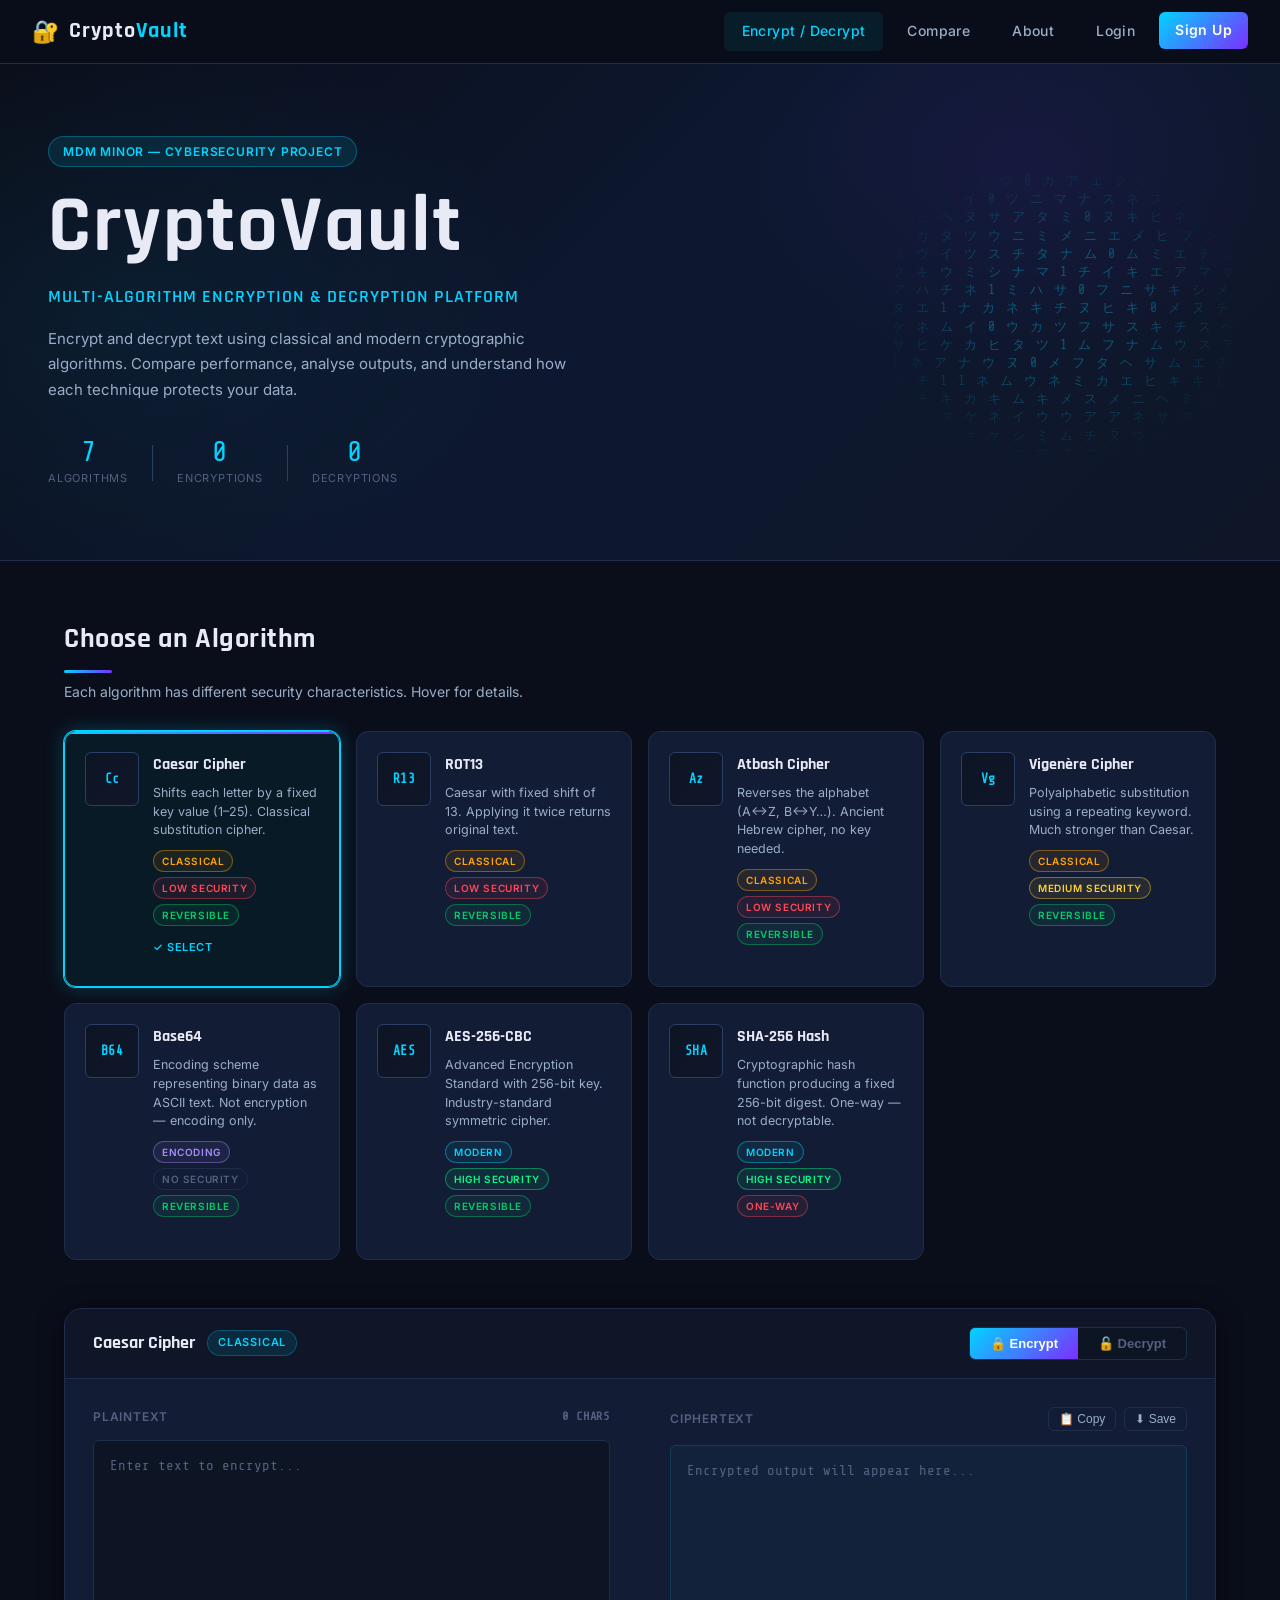
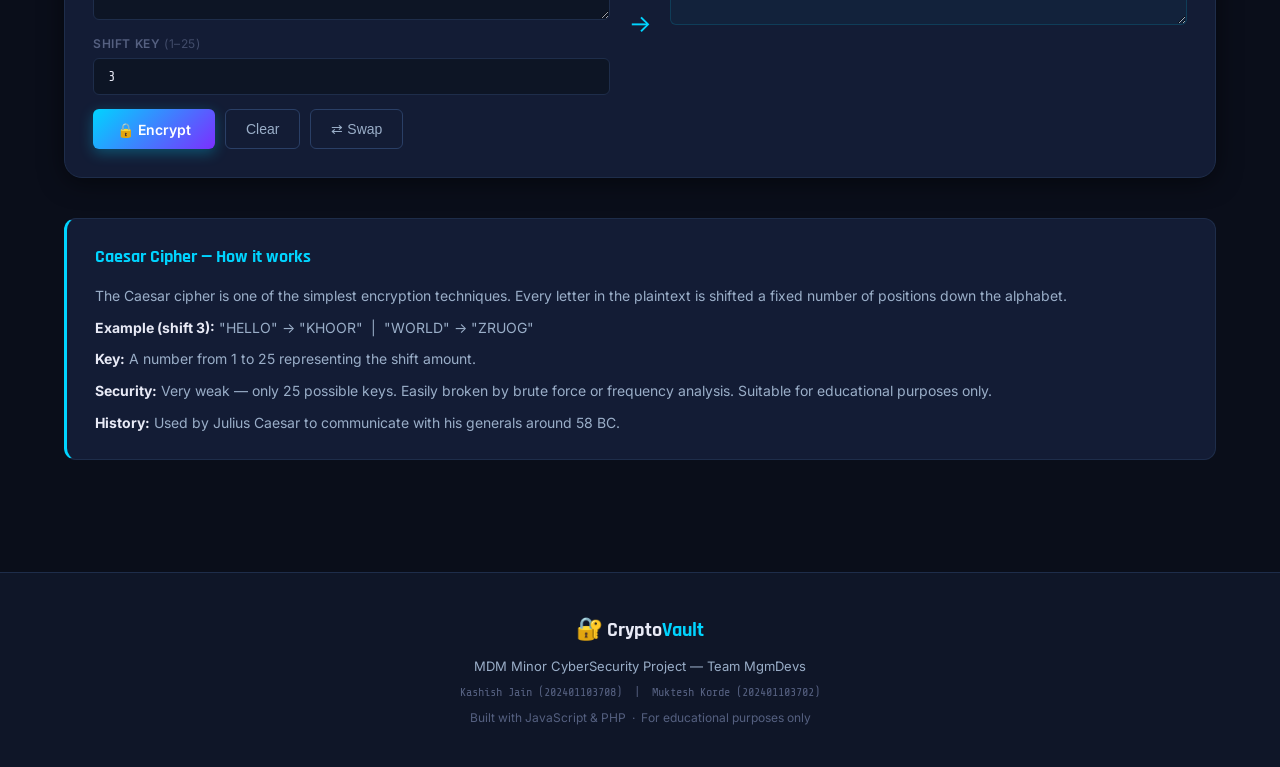
<file: index.html>
<!DOCTYPE html>
<html lang="en">
<head>
  <meta charset="UTF-8" />
  <meta name="viewport" content="width=device-width, initial-scale=1.0" />
  <title>CryptoVault — Multi-Algorithm Encryption Platform</title>
  <link rel="stylesheet" href="css/style.css" />
  <link rel="preconnect" href="https://fonts.googleapis.com" />
  <link href="https://fonts.googleapis.com/css2?family=Share+Tech+Mono&family=Rajdhani:wght@400;600;700&family=Inter:wght@300;400;500;600&display=swap" rel="stylesheet" />
</head>
<body>

  <!-- ═══════════════════════════════ NAVBAR ═══════════════════════════════ -->
  <nav class="navbar">
    <a href="index.html" class="nav-brand">
      <span class="nav-icon">🔐</span>
      <span class="nav-title">Crypto<span class="accent">Vault</span></span>
    </a>
    <ul class="nav-links" id="navLinks">
      <li><a href="index.html" class="active">Encrypt / Decrypt</a></li>
      <li><a href="compare.html">Compare</a></li>
      <li><a href="about.html">About</a></li>
      <!-- auth nav items injected by auth.js -->
    </ul>
    <button class="nav-toggle" id="navToggle" aria-label="Toggle navigation">&#9776;</button>
  </nav>

  <!-- ═══════════════════════════════ HERO ════════════════════════════════ -->
  <header class="hero">
    <div class="hero-content">
      <div class="hero-badge">MDM Minor — CyberSecurity Project</div>
      <h1 class="hero-title">
        <span class="glitch" data-text="CryptoVault">CryptoVault</span>
      </h1>
      <p class="hero-subtitle">Multi-Algorithm Encryption &amp; Decryption Platform</p>
      <p class="hero-desc">Encrypt and decrypt text using classical and modern cryptographic algorithms. Compare performance, analyse outputs, and understand how each technique protects your data.</p>
      <div class="hero-stats">
        <div class="stat"><span class="stat-num" id="statAlgos">7</span><span class="stat-label">Algorithms</span></div>
        <div class="stat-div"></div>
        <div class="stat"><span class="stat-num" id="statEnc">0</span><span class="stat-label">Encryptions</span></div>
        <div class="stat-div"></div>
        <div class="stat"><span class="stat-num" id="statDec">0</span><span class="stat-label">Decryptions</span></div>
      </div>
    </div>
    <div class="hero-visual">
      <div class="binary-rain" id="binaryRain"></div>
    </div>
  </header>

  <!-- ═══════════════════════════════ MAIN TOOL ════════════════════════════ -->
  <main class="container">

    <!-- Algorithm Cards -->
    <section class="algo-section">
      <h2 class="section-title">Choose an Algorithm</h2>
      <p class="section-sub">Each algorithm has different security characteristics. Hover for details.</p>
      <div class="algo-grid" id="algoGrid">

        <div class="algo-card" data-algo="caesar" data-type="classical">
          <div class="algo-card-icon">Cc</div>
          <div class="algo-card-body">
            <h3>Caesar Cipher</h3>
            <p>Shifts each letter by a fixed key value (1–25). Classical substitution cipher.</p>
            <div class="algo-tags">
              <span class="tag tag-classical">Classical</span>
              <span class="tag tag-low">Low Security</span>
              <span class="tag tag-reversible">Reversible</span>
            </div>
          </div>
          <div class="algo-card-select">Select</div>
        </div>

        <div class="algo-card" data-algo="rot13" data-type="classical">
          <div class="algo-card-icon">R13</div>
          <div class="algo-card-body">
            <h3>ROT13</h3>
            <p>Caesar with fixed shift of 13. Applying it twice returns original text.</p>
            <div class="algo-tags">
              <span class="tag tag-classical">Classical</span>
              <span class="tag tag-low">Low Security</span>
              <span class="tag tag-reversible">Reversible</span>
            </div>
          </div>
          <div class="algo-card-select">Select</div>
        </div>

        <div class="algo-card" data-algo="atbash" data-type="classical">
          <div class="algo-card-icon">Az</div>
          <div class="algo-card-body">
            <h3>Atbash Cipher</h3>
            <p>Reverses the alphabet (A↔Z, B↔Y…). Ancient Hebrew cipher, no key needed.</p>
            <div class="algo-tags">
              <span class="tag tag-classical">Classical</span>
              <span class="tag tag-low">Low Security</span>
              <span class="tag tag-reversible">Reversible</span>
            </div>
          </div>
          <div class="algo-card-select">Select</div>
        </div>

        <div class="algo-card" data-algo="vigenere" data-type="classical">
          <div class="algo-card-icon">Vg</div>
          <div class="algo-card-body">
            <h3>Vigenère Cipher</h3>
            <p>Polyalphabetic substitution using a repeating keyword. Much stronger than Caesar.</p>
            <div class="algo-tags">
              <span class="tag tag-classical">Classical</span>
              <span class="tag tag-medium">Medium Security</span>
              <span class="tag tag-reversible">Reversible</span>
            </div>
          </div>
          <div class="algo-card-select">Select</div>
        </div>

        <div class="algo-card" data-algo="base64" data-type="encoding">
          <div class="algo-card-icon">B64</div>
          <div class="algo-card-body">
            <h3>Base64</h3>
            <p>Encoding scheme representing binary data as ASCII text. Not encryption — encoding only.</p>
            <div class="algo-tags">
              <span class="tag tag-encoding">Encoding</span>
              <span class="tag tag-none">No Security</span>
              <span class="tag tag-reversible">Reversible</span>
            </div>
          </div>
          <div class="algo-card-select">Select</div>
        </div>

        <div class="algo-card" data-algo="aes" data-type="modern">
          <div class="algo-card-icon">AES</div>
          <div class="algo-card-body">
            <h3>AES-256-CBC</h3>
            <p>Advanced Encryption Standard with 256-bit key. Industry-standard symmetric cipher.</p>
            <div class="algo-tags">
              <span class="tag tag-modern">Modern</span>
              <span class="tag tag-high">High Security</span>
              <span class="tag tag-reversible">Reversible</span>
            </div>
          </div>
          <div class="algo-card-select">Select</div>
        </div>

        <div class="algo-card" data-algo="sha256" data-type="hash">
          <div class="algo-card-icon">SHA</div>
          <div class="algo-card-body">
            <h3>SHA-256 Hash</h3>
            <p>Cryptographic hash function producing a fixed 256-bit digest. One-way — not decryptable.</p>
            <div class="algo-tags">
              <span class="tag tag-modern">Modern</span>
              <span class="tag tag-high">High Security</span>
              <span class="tag tag-oneway">One-Way</span>
            </div>
          </div>
          <div class="algo-card-select">Select</div>
        </div>

      </div>
    </section>

    <!-- Encryption / Decryption Panel -->
    <section class="tool-panel" id="toolPanel">

      <div class="tool-header">
        <div class="tool-header-left">
          <span class="tool-algo-badge" id="toolAlgoBadge">Caesar Cipher</span>
          <span class="tool-algo-type" id="toolAlgoType">Classical</span>
        </div>
        <div class="mode-toggle">
          <button class="mode-btn active" id="btnEncrypt" onclick="setMode('encrypt')">🔒 Encrypt</button>
          <button class="mode-btn" id="btnDecrypt" onclick="setMode('decrypt')">🔓 Decrypt</button>
        </div>
      </div>

      <div class="tool-body">

        <!-- Input Side -->
        <div class="tool-side">
          <label class="input-label" for="inputText">
            <span id="inputLabel">Plaintext</span>
            <span class="char-count"><span id="charCount">0</span> chars</span>
          </label>
          <textarea
            id="inputText"
            class="crypto-textarea"
            placeholder="Enter text to encrypt..."
            spellcheck="false"
            autocomplete="off"
          ></textarea>

          <!-- Key fields — shown/hidden per algorithm -->
          <div class="key-fields" id="keyFields">

            <div class="key-field" id="fieldShift">
              <label for="shiftKey">Shift Key <span class="key-hint">(1–25)</span></label>
              <input type="number" id="shiftKey" min="1" max="25" value="3" class="key-input" />
            </div>

            <div class="key-field hidden" id="fieldVigenere">
              <label for="vigenereKey">Keyword <span class="key-hint">(letters only)</span></label>
              <input type="text" id="vigenereKey" placeholder="e.g. SECRET" class="key-input" maxlength="32" />
            </div>

            <div class="key-field hidden" id="fieldAES">
              <label for="aesKey">AES Passphrase <span class="key-hint">(min 8 chars)</span></label>
              <div class="key-with-toggle">
                <input type="password" id="aesKey" placeholder="Enter passphrase..." class="key-input" />
                <button class="eye-btn" onclick="toggleAESKey()" title="Show/Hide">👁</button>
              </div>
            </div>

          </div>

          <div class="tool-actions">
            <button class="btn-primary" id="runBtn" onclick="runCrypto()">
              <span id="runBtnText">🔒 Encrypt</span>
              <span class="btn-loader hidden" id="btnLoader">⏳</span>
            </button>
            <button class="btn-secondary" onclick="clearAll()">Clear</button>
            <button class="btn-secondary" onclick="swapIO()">⇄ Swap</button>
          </div>
        </div>

        <!-- Arrow -->
        <div class="tool-arrow">
          <div class="arrow-icon" id="arrowIcon">→</div>
          <div class="timing-badge" id="timingBadge" style="display:none;">
            <span id="timingText">0ms</span>
          </div>
        </div>

        <!-- Output Side -->
        <div class="tool-side">
          <label class="input-label" for="outputText">
            <span id="outputLabel">Ciphertext</span>
            <div class="output-actions">
              <button class="icon-btn" onclick="copyOutput()" title="Copy to clipboard" id="copyBtn">📋 Copy</button>
              <button class="icon-btn" onclick="downloadOutput()" title="Download as .txt">⬇ Save</button>
            </div>
          </label>
          <textarea
            id="outputText"
            class="crypto-textarea output-textarea"
            placeholder="Encrypted output will appear here..."
            readonly
            spellcheck="false"
          ></textarea>

          <!-- Info strip -->
          <div class="output-info" id="outputInfo" style="display:none;">
            <div class="info-item">
              <span class="info-label">Input length</span>
              <span class="info-val" id="infoInputLen">—</span>
            </div>
            <div class="info-item">
              <span class="info-label">Output length</span>
              <span class="info-val" id="infoOutputLen">—</span>
            </div>
            <div class="info-item">
              <span class="info-label">Time taken</span>
              <span class="info-val" id="infoTime">—</span>
            </div>
            <div class="info-item">
              <span class="info-label">Algorithm</span>
              <span class="info-val" id="infoAlgo">—</span>
            </div>
          </div>
        </div>

      </div>

      <!-- Error / Notice -->
      <div class="tool-notice hidden" id="toolNotice"></div>

    </section>

    <!-- Algorithm Info Box -->
    <section class="info-box" id="algoInfoBox">
      <h3 class="info-box-title" id="infoBoxTitle">Caesar Cipher — How it works</h3>
      <div class="info-box-body" id="infoBoxBody">
        <p>The Caesar cipher is one of the simplest and oldest encryption techniques. It works by shifting each letter in the plaintext by a fixed number of positions down (or up) the alphabet.</p>
        <p><strong>Example:</strong> With shift 3 — "HELLO" becomes "KHOOR".</p>
        <p><strong>Security:</strong> Easily broken by brute force (only 25 possible keys) or frequency analysis. Use for learning purposes only.</p>
      </div>
    </section>

  </main>

  <!-- ═══════════════════════════════ FOOTER ═══════════════════════════════ -->
  <footer class="footer">
    <div class="footer-inner">
      <div class="footer-brand">
        <span class="nav-icon">🔐</span> Crypto<span class="accent">Vault</span>
      </div>
      <p class="footer-desc">MDM Minor CyberSecurity Project &mdash; Team MgmDevs</p>
      <p class="footer-team">Kashish Jain (202401103708) &nbsp;|&nbsp; Muktesh Korde (202401103702)</p>
      <p class="footer-note">Built with JavaScript &amp; PHP &nbsp;·&nbsp; For educational purposes only</p>
    </div>
  </footer>

  <script src="js/algorithms.js"></script>
  <script src="js/auth.js"></script>
  <script src="js/app.js"></script>
  <script>
    document.addEventListener('DOMContentLoaded', () => {
      CV_Auth.initNav();
      document.getElementById('navToggle').addEventListener('click', () => {
        document.getElementById('navLinks').classList.toggle('open');
      });
    });
  </script>
</body>
</html>
</file>
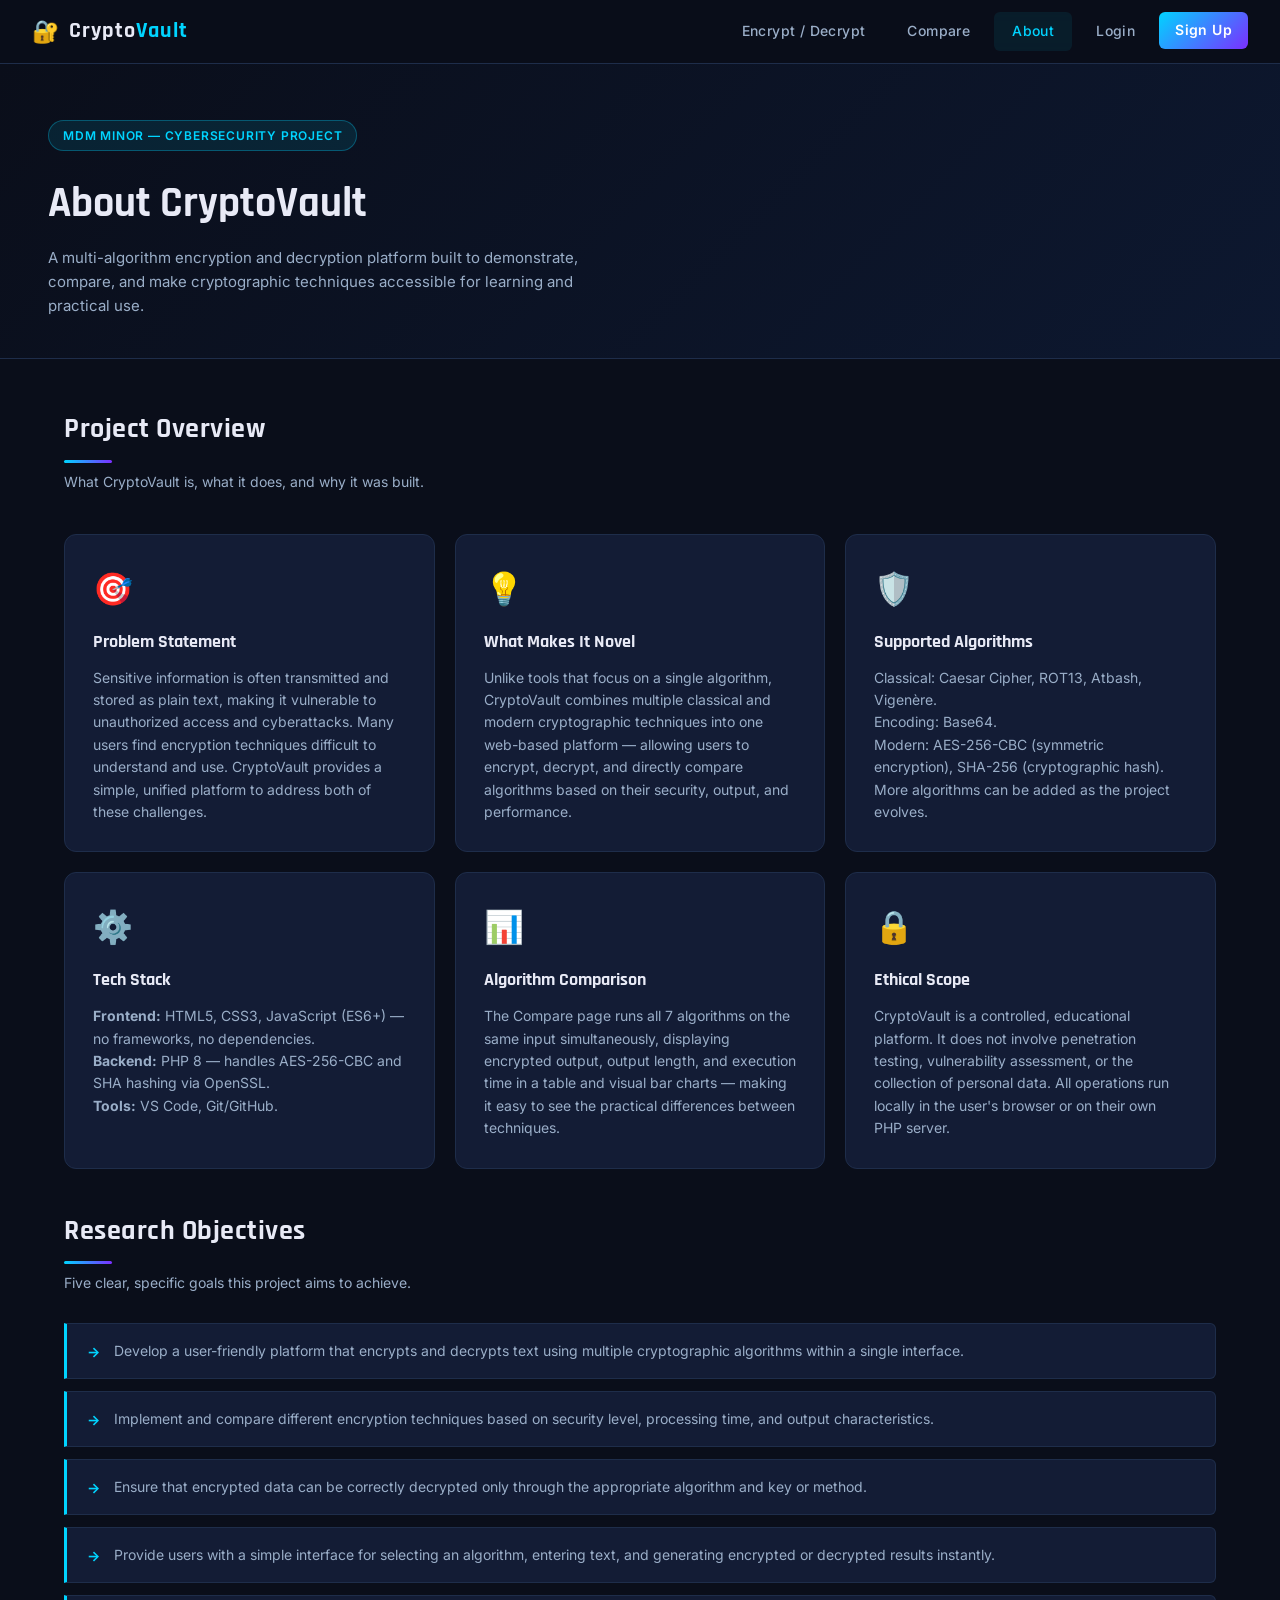
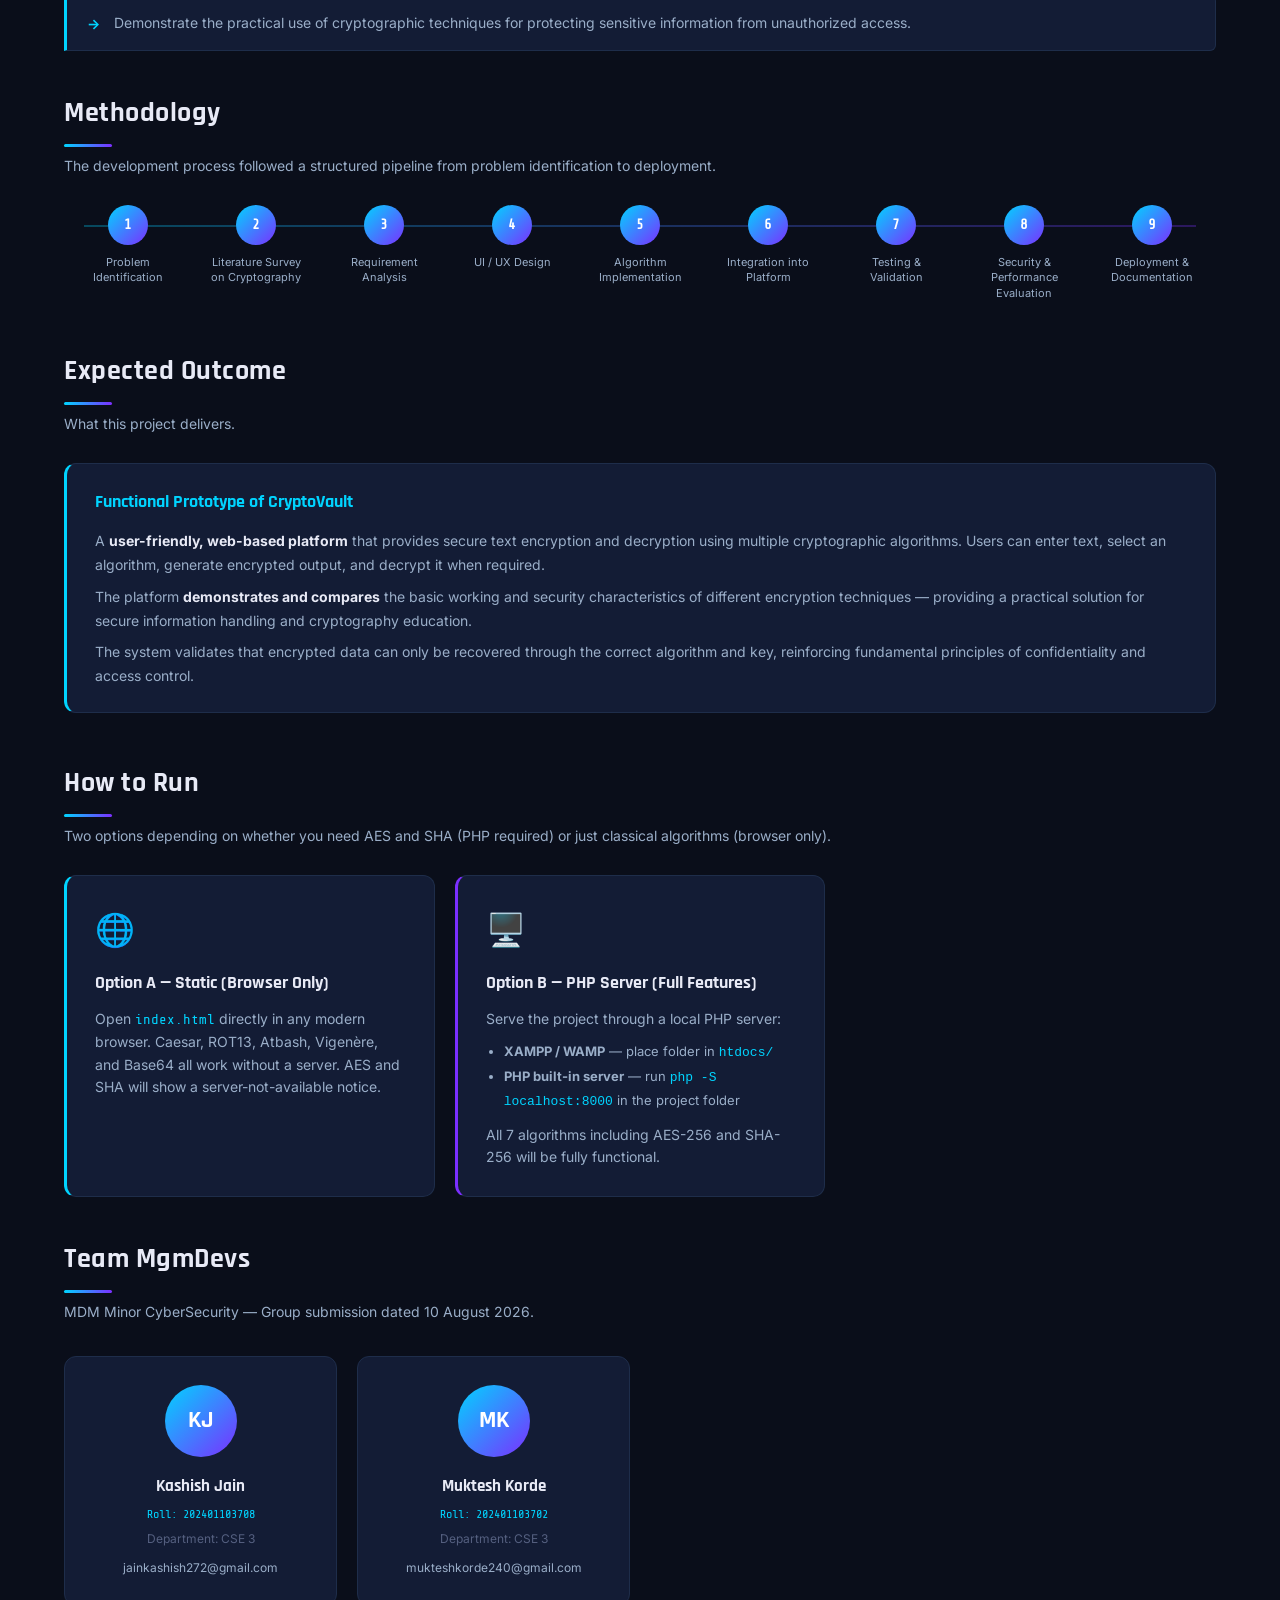
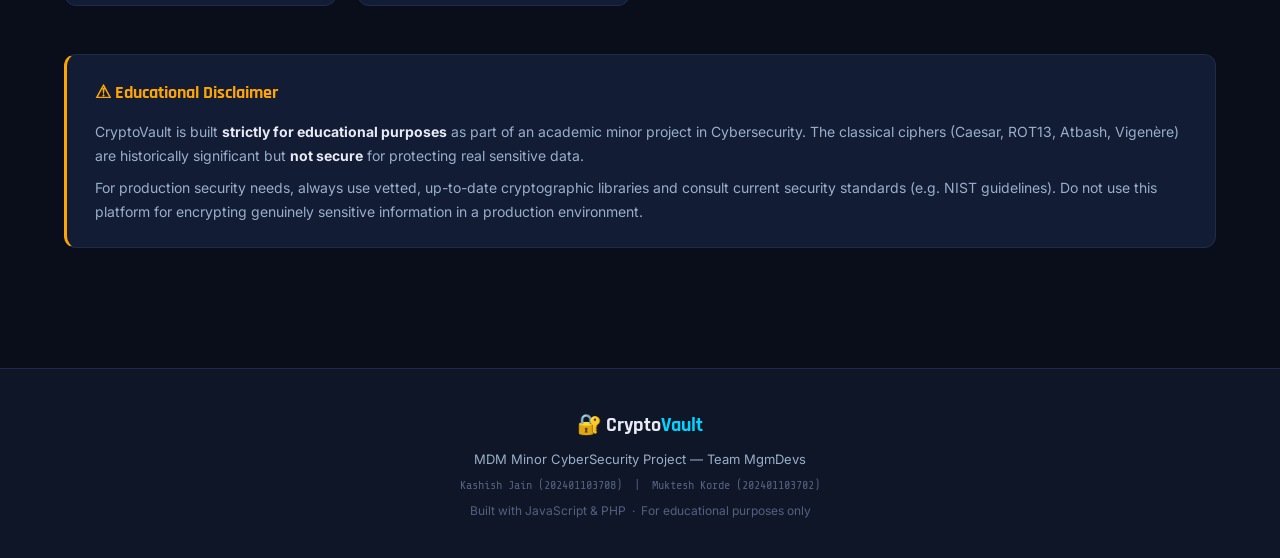
<file: about.html>
<!DOCTYPE html>
<html lang="en">
<head>
  <meta charset="UTF-8" />
  <meta name="viewport" content="width=device-width, initial-scale=1.0" />
  <title>About — CryptoVault</title>
  <link rel="stylesheet" href="css/style.css" />
  <link rel="preconnect" href="https://fonts.googleapis.com" />
  <link href="https://fonts.googleapis.com/css2?family=Share+Tech+Mono&family=Rajdhani:wght@400;600;700&family=Inter:wght@300;400;500;600&display=swap" rel="stylesheet" />
</head>
<body>

  <!-- NAVBAR -->
  <nav class="navbar">
    <a href="index.html" class="nav-brand">
      <span class="nav-icon">🔐</span>
      <span class="nav-title">Crypto<span class="accent">Vault</span></span>
    </a>
    <ul class="nav-links" id="navLinks">
      <li><a href="index.html">Encrypt / Decrypt</a></li>
      <li><a href="compare.html">Compare</a></li>
      <li><a href="about.html" class="active">About</a></li>
      <!-- auth nav items injected by auth.js -->
    </ul>
    <button class="nav-toggle" id="navToggle" aria-label="Toggle navigation">&#9776;</button>
  </nav>

  <!-- HERO -->
  <header class="compare-hero">
    <div class="hero-badge">MDM Minor — CyberSecurity Project</div>
    <h1>About CryptoVault</h1>
    <p>A multi-algorithm encryption and decryption platform built to demonstrate, compare, and make cryptographic techniques accessible for learning and practical use.</p>
  </header>

  <main class="container">

    <!-- ── Overview cards ── -->
    <section style="margin-top: 48px;">
      <h2 class="section-title">Project Overview</h2>
      <p class="section-sub">What CryptoVault is, what it does, and why it was built.</p>

      <div class="about-grid">
        <div class="about-card">
          <div class="about-card-icon">🎯</div>
          <h3>Problem Statement</h3>
          <p>Sensitive information is often transmitted and stored as plain text, making it vulnerable to unauthorized access and cyberattacks. Many users find encryption techniques difficult to understand and use. CryptoVault provides a simple, unified platform to address both of these challenges.</p>
        </div>
        <div class="about-card">
          <div class="about-card-icon">💡</div>
          <h3>What Makes It Novel</h3>
          <p>Unlike tools that focus on a single algorithm, CryptoVault combines multiple classical and modern cryptographic techniques into one web-based platform — allowing users to encrypt, decrypt, and directly compare algorithms based on their security, output, and performance.</p>
        </div>
        <div class="about-card">
          <div class="about-card-icon">🛡️</div>
          <h3>Supported Algorithms</h3>
          <p>Classical: Caesar Cipher, ROT13, Atbash, Vigenère.<br/>Encoding: Base64.<br/>Modern: AES-256-CBC (symmetric encryption), SHA-256 (cryptographic hash). More algorithms can be added as the project evolves.</p>
        </div>
        <div class="about-card">
          <div class="about-card-icon">⚙️</div>
          <h3>Tech Stack</h3>
          <p><strong>Frontend:</strong> HTML5, CSS3, JavaScript (ES6+) — no frameworks, no dependencies.<br/><strong>Backend:</strong> PHP 8 — handles AES-256-CBC and SHA hashing via OpenSSL.<br/><strong>Tools:</strong> VS Code, Git/GitHub.</p>
        </div>
        <div class="about-card">
          <div class="about-card-icon">📊</div>
          <h3>Algorithm Comparison</h3>
          <p>The Compare page runs all 7 algorithms on the same input simultaneously, displaying encrypted output, output length, and execution time in a table and visual bar charts — making it easy to see the practical differences between techniques.</p>
        </div>
        <div class="about-card">
          <div class="about-card-icon">🔒</div>
          <h3>Ethical Scope</h3>
          <p>CryptoVault is a controlled, educational platform. It does not involve penetration testing, vulnerability assessment, or the collection of personal data. All operations run locally in the user's browser or on their own PHP server.</p>
        </div>
      </div>
    </section>

    <!-- ── Research Objectives ── -->
    <section>
      <h2 class="section-title">Research Objectives</h2>
      <p class="section-sub">Five clear, specific goals this project aims to achieve.</p>

      <ul class="objectives-list">
        <li>Develop a user-friendly platform that encrypts and decrypts text using multiple cryptographic algorithms within a single interface.</li>
        <li>Implement and compare different encryption techniques based on security level, processing time, and output characteristics.</li>
        <li>Ensure that encrypted data can be correctly decrypted only through the appropriate algorithm and key or method.</li>
        <li>Provide users with a simple interface for selecting an algorithm, entering text, and generating encrypted or decrypted results instantly.</li>
        <li>Demonstrate the practical use of cryptographic techniques for protecting sensitive information from unauthorized access.</li>
      </ul>
    </section>

    <!-- ── Methodology ── -->
    <section>
      <h2 class="section-title">Methodology</h2>
      <p class="section-sub">The development process followed a structured pipeline from problem identification to deployment.</p>

      <div class="methodology-steps">
        <div class="step">
          <div class="step-num">1</div>
          <div class="step-label">Problem Identification</div>
        </div>
        <div class="step">
          <div class="step-num">2</div>
          <div class="step-label">Literature Survey on Cryptography</div>
        </div>
        <div class="step">
          <div class="step-num">3</div>
          <div class="step-label">Requirement Analysis</div>
        </div>
        <div class="step">
          <div class="step-num">4</div>
          <div class="step-label">UI / UX Design</div>
        </div>
        <div class="step">
          <div class="step-num">5</div>
          <div class="step-label">Algorithm Implementation</div>
        </div>
        <div class="step">
          <div class="step-num">6</div>
          <div class="step-label">Integration into Platform</div>
        </div>
        <div class="step">
          <div class="step-num">7</div>
          <div class="step-label">Testing &amp; Validation</div>
        </div>
        <div class="step">
          <div class="step-num">8</div>
          <div class="step-label">Security &amp; Performance Evaluation</div>
        </div>
        <div class="step">
          <div class="step-num">9</div>
          <div class="step-label">Deployment &amp; Documentation</div>
        </div>
      </div>
    </section>

    <!-- ── Expected Outcome ── -->
    <section>
      <h2 class="section-title">Expected Outcome</h2>
      <p class="section-sub">What this project delivers.</p>
      <div class="info-box" style="margin-top:0;">
        <h3 class="info-box-title">Functional Prototype of CryptoVault</h3>
        <div class="info-box-body">
          <p>A <strong>user-friendly, web-based platform</strong> that provides secure text encryption and decryption using multiple cryptographic algorithms. Users can enter text, select an algorithm, generate encrypted output, and decrypt it when required.</p>
          <p>The platform <strong>demonstrates and compares</strong> the basic working and security characteristics of different encryption techniques — providing a practical solution for secure information handling and cryptography education.</p>
          <p>The system validates that encrypted data can only be recovered through the correct algorithm and key, reinforcing fundamental principles of confidentiality and access control.</p>
        </div>
      </div>
    </section>

    <!-- ── How to Run ── -->
    <section>
      <h2 class="section-title">How to Run</h2>
      <p class="section-sub">Two options depending on whether you need AES and SHA (PHP required) or just classical algorithms (browser only).</p>

      <div class="about-grid" style="margin-top:0;">
        <div class="about-card" style="border-left:3px solid var(--accent);">
          <div class="about-card-icon">🌐</div>
          <h3>Option A — Static (Browser Only)</h3>
          <p>Open <code style="font-family:var(--font-mono);color:var(--accent);">index.html</code> directly in any modern browser. Caesar, ROT13, Atbash, Vigenère, and Base64 all work without a server. AES and SHA will show a server-not-available notice.</p>
        </div>
        <div class="about-card" style="border-left:3px solid var(--accent2);">
          <div class="about-card-icon">🖥️</div>
          <h3>Option B — PHP Server (Full Features)</h3>
          <p>Serve the project through a local PHP server:</p>
          <ul style="margin-top:10px; padding-left:18px; color:var(--text-secondary); font-size:13px; line-height:1.8;">
            <li><strong>XAMPP / WAMP</strong> — place folder in <code style="color:var(--accent)">htdocs/</code></li>
            <li><strong>PHP built-in server</strong> — run <code style="color:var(--accent)">php -S localhost:8000</code> in the project folder</li>
          </ul>
          <p style="margin-top:10px;">All 7 algorithms including AES-256 and SHA-256 will be fully functional.</p>
        </div>
      </div>
    </section>

    <!-- ── Team ── -->
    <section>
      <h2 class="section-title">Team MgmDevs</h2>
      <p class="section-sub">MDM Minor CyberSecurity — Group submission dated 10 August 2026.</p>

      <div class="team-grid">
        <div class="team-card">
          <div class="team-avatar">KJ</div>
          <h3>Kashish Jain</h3>
          <div class="roll">Roll: 202401103708</div>
          <div class="dept">Department: CSE 3</div>
          <div class="email">jainkashish272@gmail.com</div>
        </div>
        <div class="team-card">
          <div class="team-avatar">MK</div>
          <h3>Muktesh Korde</h3>
          <div class="roll">Roll: 202401103702</div>
          <div class="dept">Department: CSE 3</div>
          <div class="email">mukteshkorde240@gmail.com</div>
        </div>
      </div>
    </section>

    <!-- ── Disclaimer ── -->
    <section style="margin-bottom: 56px;">
      <div class="info-box" style="border-left-color: var(--orange);">
        <h3 class="info-box-title" style="color:var(--orange);">⚠ Educational Disclaimer</h3>
        <div class="info-box-body">
          <p>CryptoVault is built <strong>strictly for educational purposes</strong> as part of an academic minor project in Cybersecurity. The classical ciphers (Caesar, ROT13, Atbash, Vigenère) are historically significant but <strong>not secure</strong> for protecting real sensitive data.</p>
          <p>For production security needs, always use vetted, up-to-date cryptographic libraries and consult current security standards (e.g. NIST guidelines). Do not use this platform for encrypting genuinely sensitive information in a production environment.</p>
        </div>
      </div>
    </section>

  </main>

  <footer class="footer">
    <div class="footer-inner">
      <div class="footer-brand">🔐 Crypto<span class="accent">Vault</span></div>
      <p class="footer-desc">MDM Minor CyberSecurity Project &mdash; Team MgmDevs</p>
      <p class="footer-team">Kashish Jain (202401103708) &nbsp;|&nbsp; Muktesh Korde (202401103702)</p>
      <p class="footer-note">Built with JavaScript &amp; PHP &nbsp;·&nbsp; For educational purposes only</p>
    </div>
  </footer>

  <script src="js/auth.js"></script>
  <script>
    document.addEventListener('DOMContentLoaded', () => {
      CV_Auth.initNav();
      document.getElementById('navToggle').addEventListener('click', () => {
        document.getElementById('navLinks').classList.toggle('open');
      });
    });
  </script>
</body>
</html>
</file>
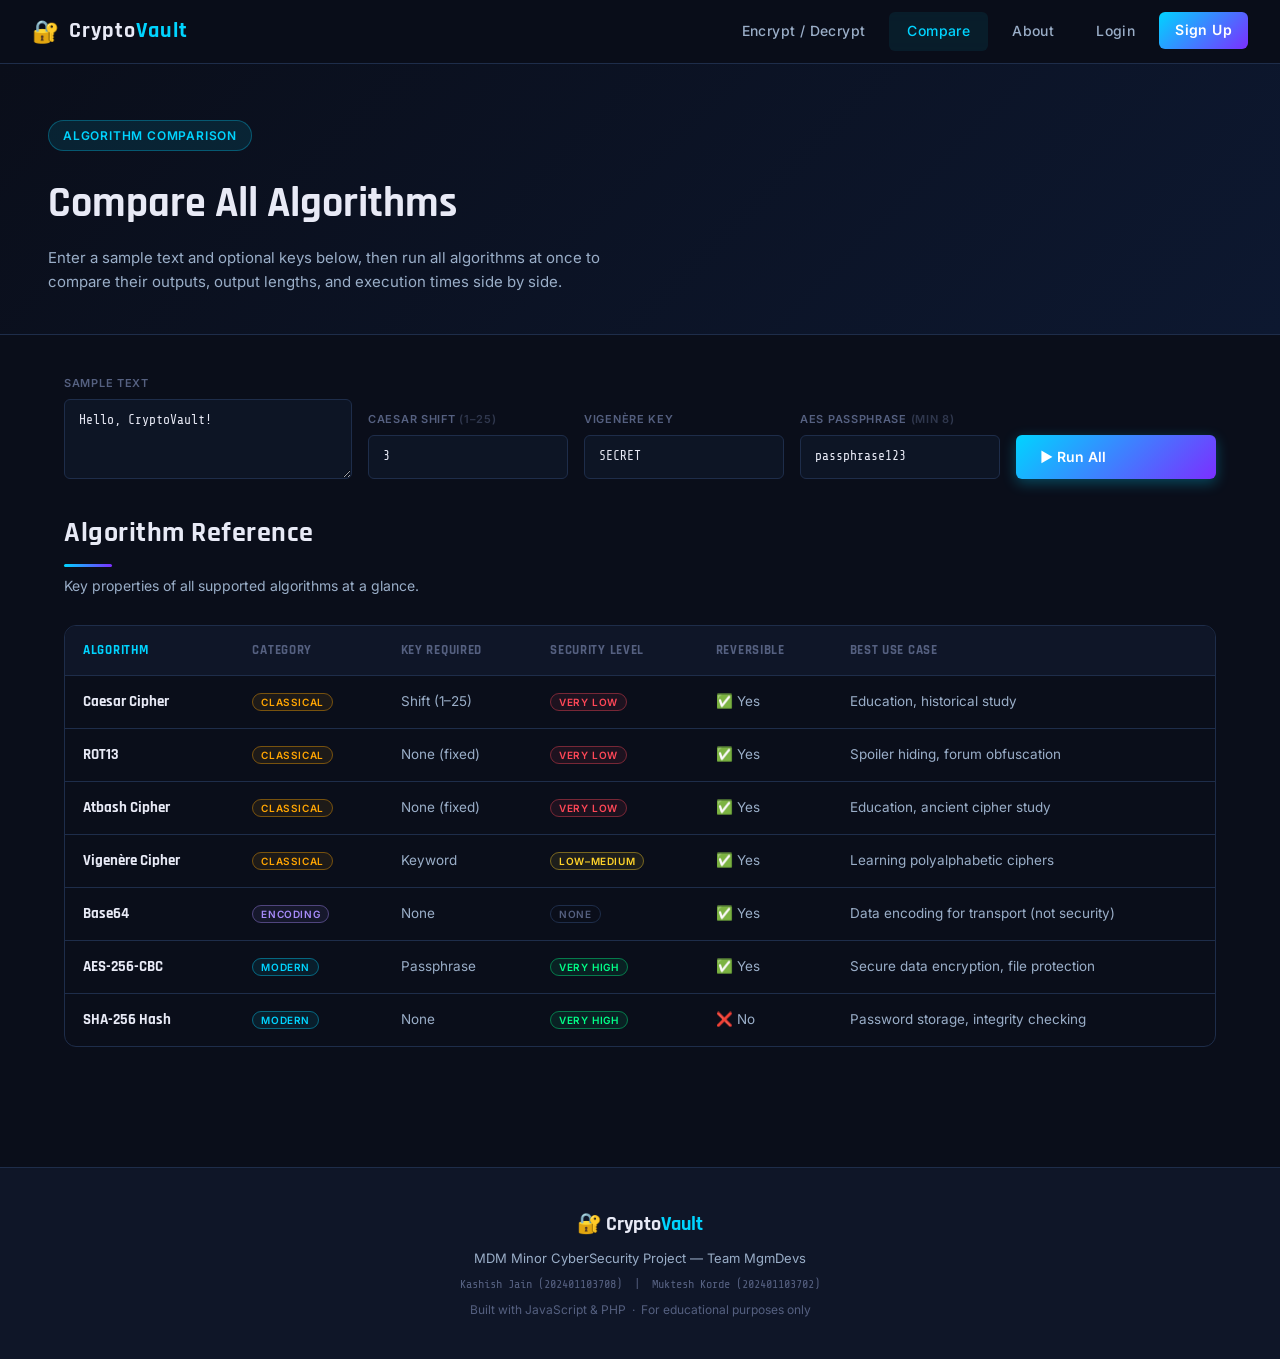
<file: compare.html>
<!DOCTYPE html>
<html lang="en">
<head>
  <meta charset="UTF-8" />
  <meta name="viewport" content="width=device-width, initial-scale=1.0" />
  <title>Compare Algorithms — CryptoVault</title>
  <link rel="stylesheet" href="css/style.css" />
  <link rel="preconnect" href="https://fonts.googleapis.com" />
  <link href="https://fonts.googleapis.com/css2?family=Share+Tech+Mono&family=Rajdhani:wght@400;600;700&family=Inter:wght@300;400;500;600&display=swap" rel="stylesheet" />
</head>
<body>

  <!-- NAVBAR -->
  <nav class="navbar">
    <a href="index.html" class="nav-brand">
      <span class="nav-icon">🔐</span>
      <span class="nav-title">Crypto<span class="accent">Vault</span></span>
    </a>
    <ul class="nav-links" id="navLinks">
      <li><a href="index.html">Encrypt / Decrypt</a></li>
      <li><a href="compare.html" class="active">Compare</a></li>
      <li><a href="about.html">About</a></li>
      <!-- auth nav items injected by auth.js -->
    </ul>
    <button class="nav-toggle" id="navToggle" aria-label="Toggle navigation">&#9776;</button>
  </nav>

  <!-- HERO -->
  <header class="compare-hero">
    <div class="hero-badge">Algorithm Comparison</div>
    <h1>Compare All Algorithms</h1>
    <p>Enter a sample text and optional keys below, then run all algorithms at once to compare their outputs, output lengths, and execution times side by side.</p>
  </header>

  <main class="container">

    <!-- Input Row -->
    <div class="compare-input-row">
      <div class="cmp-field" style="flex:2;">
        <label for="cmpText">Sample Text</label>
        <textarea id="cmpText" class="cmp-textarea" placeholder="Enter sample text to encrypt with all algorithms…" spellcheck="false">Hello, CryptoVault!</textarea>
      </div>
      <div class="cmp-field">
        <label for="cmpShift">Caesar Shift <span style="opacity:.5">(1–25)</span></label>
        <textarea id="cmpShift" class="cmp-textarea cmp-key" placeholder="3">3</textarea>
      </div>
      <div class="cmp-field">
        <label for="cmpVigKey">Vigenère Key</label>
        <textarea id="cmpVigKey" class="cmp-textarea cmp-key" placeholder="SECRET">SECRET</textarea>
      </div>
      <div class="cmp-field">
        <label for="cmpAesKey">AES Passphrase <span style="opacity:.5">(min 8)</span></label>
        <textarea id="cmpAesKey" class="cmp-textarea cmp-key" placeholder="passphrase123">passphrase123</textarea>
      </div>
      <div class="cmp-field" style="flex:0 0 auto; justify-content:flex-end;">
        <label>&nbsp;</label>
        <button class="btn-primary" onclick="runComparison()" id="cmpRunBtn" style="height:44px; white-space:nowrap;">
          ▶ Run All
        </button>
      </div>
    </div>

    <!-- Results Table -->
    <section id="resultsSection" style="display:none;">

      <div class="compare-table-wrap">
        <table class="compare-table" id="cmpTable">
          <thead>
            <tr>
              <th>Algorithm</th>
              <th>Type</th>
              <th>Security</th>
              <th>Encrypted Output</th>
              <th>Output Length</th>
              <th>Time</th>
              <th>Reversible</th>
            </tr>
          </thead>
          <tbody id="cmpTableBody">
          </tbody>
        </table>
      </div>

      <!-- Bar charts -->
      <div class="bar-chart-section">
        <h3 class="bar-chart-title">Output Length Comparison</h3>
        <div class="bar-chart" id="lenBarChart"></div>
      </div>

      <div class="bar-chart-section">
        <h3 class="bar-chart-title">Execution Time Comparison <span style="font-size:14px; font-weight:400; color:var(--text-muted)">(lower = faster)</span></h3>
        <div class="bar-chart" id="timeBarChart"></div>
      </div>

    </section>

    <!-- Static reference table -->
    <section style="margin-bottom: 56px;">
      <h2 class="section-title">Algorithm Reference</h2>
      <p class="section-sub">Key properties of all supported algorithms at a glance.</p>

      <div class="compare-table-wrap">
        <table class="compare-table">
          <thead>
            <tr>
              <th>Algorithm</th>
              <th>Category</th>
              <th>Key Required</th>
              <th>Security Level</th>
              <th>Reversible</th>
              <th>Best Use Case</th>
            </tr>
          </thead>
          <tbody>
            <tr>
              <td>Caesar Cipher</td>
              <td><span class="tag tag-classical">Classical</span></td>
              <td>Shift (1–25)</td>
              <td><span class="tag tag-low">Very Low</span></td>
              <td>✅ Yes</td>
              <td style="color:var(--text-secondary)">Education, historical study</td>
            </tr>
            <tr>
              <td>ROT13</td>
              <td><span class="tag tag-classical">Classical</span></td>
              <td>None (fixed)</td>
              <td><span class="tag tag-low">Very Low</span></td>
              <td>✅ Yes</td>
              <td style="color:var(--text-secondary)">Spoiler hiding, forum obfuscation</td>
            </tr>
            <tr>
              <td>Atbash Cipher</td>
              <td><span class="tag tag-classical">Classical</span></td>
              <td>None (fixed)</td>
              <td><span class="tag tag-low">Very Low</span></td>
              <td>✅ Yes</td>
              <td style="color:var(--text-secondary)">Education, ancient cipher study</td>
            </tr>
            <tr>
              <td>Vigenère Cipher</td>
              <td><span class="tag tag-classical">Classical</span></td>
              <td>Keyword</td>
              <td><span class="tag tag-medium">Low–Medium</span></td>
              <td>✅ Yes</td>
              <td style="color:var(--text-secondary)">Learning polyalphabetic ciphers</td>
            </tr>
            <tr>
              <td>Base64</td>
              <td><span class="tag tag-encoding">Encoding</span></td>
              <td>None</td>
              <td><span class="tag tag-none">None</span></td>
              <td>✅ Yes</td>
              <td style="color:var(--text-secondary)">Data encoding for transport (not security)</td>
            </tr>
            <tr>
              <td>AES-256-CBC</td>
              <td><span class="tag tag-modern">Modern</span></td>
              <td>Passphrase</td>
              <td><span class="tag tag-high">Very High</span></td>
              <td>✅ Yes</td>
              <td style="color:var(--text-secondary)">Secure data encryption, file protection</td>
            </tr>
            <tr>
              <td>SHA-256 Hash</td>
              <td><span class="tag tag-modern">Modern</span></td>
              <td>None</td>
              <td><span class="tag tag-high">Very High</span></td>
              <td>❌ No</td>
              <td style="color:var(--text-secondary)">Password storage, integrity checking</td>
            </tr>
          </tbody>
        </table>
      </div>
    </section>

  </main>

  <footer class="footer">
    <div class="footer-inner">
      <div class="footer-brand">🔐 Crypto<span class="accent">Vault</span></div>
      <p class="footer-desc">MDM Minor CyberSecurity Project &mdash; Team MgmDevs</p>
      <p class="footer-team">Kashish Jain (202401103708) &nbsp;|&nbsp; Muktesh Korde (202401103702)</p>
      <p class="footer-note">Built with JavaScript &amp; PHP &nbsp;·&nbsp; For educational purposes only</p>
    </div>
  </footer>

  <script src="js/algorithms.js"></script>
  <script src="js/auth.js"></script>
  <script src="js/compare.js"></script>
  <script>
    document.addEventListener('DOMContentLoaded', () => {
      CV_Auth.initNav();
      document.getElementById('navToggle').addEventListener('click', () => {
        document.getElementById('navLinks').classList.toggle('open');
      });
    });
  </script>
</body>
</html>
</file>
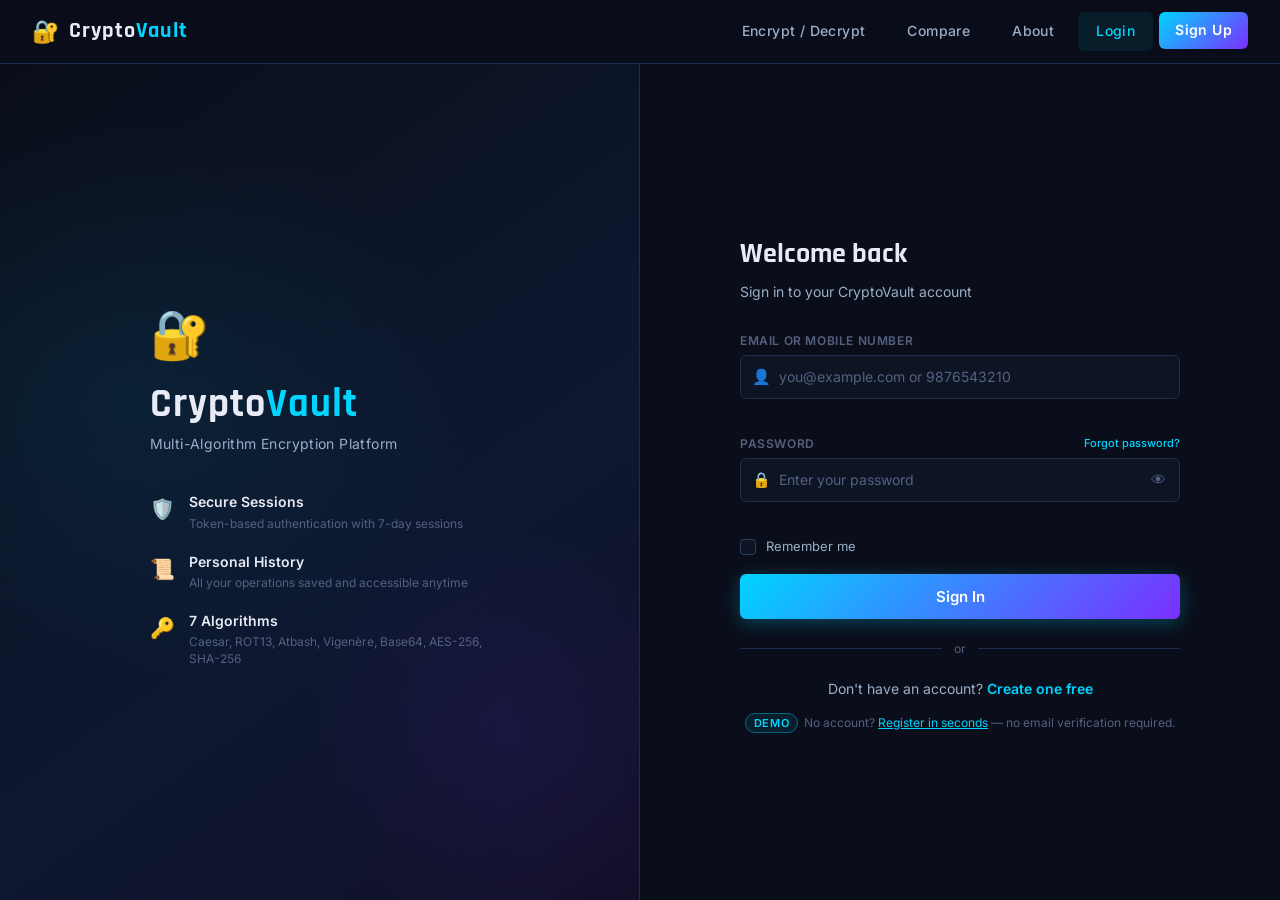
<file: dashboard.html>
<!DOCTYPE html>
<html lang="en">
<head>
  <meta charset="UTF-8" />
  <meta name="viewport" content="width=device-width, initial-scale=1.0" />
  <title>Dashboard — CryptoVault</title>
  <link rel="stylesheet" href="css/style.css" />
  <link rel="preconnect" href="https://fonts.googleapis.com" />
  <link href="https://fonts.googleapis.com/css2?family=Share+Tech+Mono&family=Rajdhani:wght@400;600;700&family=Inter:wght@300;400;500;600&display=swap" rel="stylesheet" />
</head>
<body class="dash-body">

  <!-- TOP NAV -->
  <nav class="navbar dash-navbar">
    <a href="index.html" class="nav-brand">
      <span class="nav-icon">🔐</span>
      <span class="nav-title">Crypto<span class="accent">Vault</span></span>
    </a>
    <div class="dash-nav-right">
      <a href="index.html" class="dash-nav-link">🔒 Encrypt</a>
      <a href="compare.html" class="dash-nav-link">📊 Compare</a>
      <div class="dash-user-pill" id="dashUserPill">
        <div class="dup-avatar" id="dupAvatar">??</div>
        <span class="dup-name" id="dupName">Loading…</span>
        <div class="dup-menu" id="dupMenu">
          <a href="profile.html">👤 Profile</a>
          <a href="dashboard.html">🏠 Dashboard</a>
          <a href="index.html">🔒 Encrypt</a>
          <hr class="dup-sep" />
          <a href="#" onclick="doLogout(event)">🚪 Logout</a>
        </div>
      </div>
    </div>
  </nav>

  <!-- LAYOUT: sidebar + main -->
  <div class="dash-layout">

    <!-- SIDEBAR -->
    <aside class="dash-sidebar" id="dashSidebar">
      <div class="sidebar-profile">
        <div class="sidebar-avatar" id="sidebarAvatar">??</div>
        <div class="sidebar-name" id="sidebarName">Loading…</div>
        <div class="sidebar-email" id="sidebarEmail">—</div>
        <div class="sidebar-badge" id="sidebarBadge"></div>
      </div>

      <nav class="sidebar-nav">
        <a href="dashboard.html" class="sidebar-link active">
          <span class="sl-icon">🏠</span> Dashboard
        </a>
        <a href="index.html" class="sidebar-link">
          <span class="sl-icon">🔒</span> Encrypt / Decrypt
        </a>
        <a href="compare.html" class="sidebar-link">
          <span class="sl-icon">📊</span> Compare Algorithms
        </a>
        <a href="profile.html" class="sidebar-link">
          <span class="sl-icon">👤</span> My Profile
        </a>
        <a href="about.html" class="sidebar-link">
          <span class="sl-icon">ℹ️</span> About
        </a>
        <div class="sidebar-sep"></div>
        <a href="#" onclick="doLogout(event)" class="sidebar-link sidebar-logout">
          <span class="sl-icon">🚪</span> Logout
        </a>
      </nav>

      <div class="sidebar-footer">
        MDM Minor CyberSecurity<br/>Team MgmDevs
      </div>
    </aside>

    <!-- MAIN CONTENT -->
    <main class="dash-main">

      <!-- Welcome Header -->
      <div class="dash-header">
        <div>
          <h1 class="dash-title">Welcome back, <span class="accent" id="welcomeName">…</span> 👋</h1>
          <p class="dash-subtitle" id="dashSubtitle">Here's your CryptoVault activity overview.</p>
        </div>
        <a href="index.html" class="btn-primary" style="text-decoration:none; white-space:nowrap;">
          + New Operation
        </a>
      </div>

      <!-- Stats row -->
      <div class="dash-stats-row" id="dashStatsRow">
        <div class="dash-stat-card">
          <div class="dsc-icon">🔒</div>
          <div class="dsc-val" id="dscTotalOps">—</div>
          <div class="dsc-label">Total Operations</div>
        </div>
        <div class="dash-stat-card">
          <div class="dsc-icon">🔐</div>
          <div class="dsc-val" id="dscEncryptions">—</div>
          <div class="dsc-label">Encryptions</div>
        </div>
        <div class="dash-stat-card">
          <div class="dsc-icon">🔓</div>
          <div class="dsc-val" id="dscDecryptions">—</div>
          <div class="dsc-label">Decryptions</div>
        </div>
        <div class="dash-stat-card">
          <div class="dsc-icon">📅</div>
          <div class="dsc-val" id="dscLastActive">—</div>
          <div class="dsc-label">Last Active</div>
        </div>
      </div>

      <!-- Two-column: recent history + algo breakdown -->
      <div class="dash-content-grid">

        <!-- Recent Activity -->
        <section class="dash-section">
          <div class="dash-section-header">
            <h2>Recent Activity</h2>
            <div class="dash-section-actions">
              <select id="historyFilter" class="dash-select" onchange="loadHistory()">
                <option value="">All Algorithms</option>
                <option value="caesar">Caesar</option>
                <option value="rot13">ROT13</option>
                <option value="atbash">Atbash</option>
                <option value="vigenere">Vigenère</option>
                <option value="base64">Base64</option>
                <option value="aes">AES-256</option>
                <option value="sha256">SHA-256</option>
              </select>
              <button class="btn-secondary" style="padding:7px 14px;font-size:13px;" onclick="loadHistory()">↻ Refresh</button>
            </div>
          </div>

          <div id="historyList">
            <div class="dash-loading">Loading history…</div>
          </div>

          <div class="dash-pagination" id="historyPagination" style="display:none;">
            <button class="btn-secondary" id="prevPageBtn" onclick="changePage(-1)" style="padding:7px 16px;font-size:13px;">← Prev</button>
            <span class="page-info" id="pageInfo">Page 1</span>
            <button class="btn-secondary" id="nextPageBtn" onclick="changePage(1)" style="padding:7px 16px;font-size:13px;">Next →</button>
          </div>
        </section>

        <!-- Right column -->
        <div class="dash-right-col">

          <!-- Profile card -->
          <section class="dash-section dash-profile-card" id="profileCard">
            <h2>My Profile</h2>
            <div class="dpc-avatar" id="dpcAvatar">??</div>
            <div class="dpc-name"  id="dpcName">—</div>
            <div class="dpc-email" id="dpcEmail">—</div>
            <div class="dpc-meta">
              <div class="dpc-row"><span>Mobile</span><span id="dpcMobile">—</span></div>
              <div class="dpc-row"><span>Member since</span><span id="dpcSince">—</span></div>
              <div class="dpc-row"><span>Last login</span><span id="dpcLastLogin">—</span></div>
              <div class="dpc-row"><span>Verification</span><span id="dpcVerif">—</span></div>
            </div>
            <a href="profile.html" class="btn-secondary" style="display:block;text-align:center;text-decoration:none;margin-top:14px;padding:9px;">Edit Profile</a>
          </section>

          <!-- Algorithm breakdown -->
          <section class="dash-section">
            <h2>Algorithm Usage</h2>
            <div id="algoBreakdown">
              <div class="dash-loading">Loading…</div>
            </div>
          </section>

        </div>

      </div>

      <!-- Full history (load more) -->
      <section class="dash-section" style="margin-top:0;">
        <div class="dash-section-header">
          <h2>Full History</h2>
          <button class="btn-secondary" style="padding:7px 14px;font-size:13px;color:var(--red);border-color:rgba(255,71,87,0.4);"
                  onclick="confirmClearHistory()">🗑 Clear All</button>
        </div>
        <div id="fullHistoryList">
          <div class="dash-loading">Loading…</div>
        </div>
        <div style="text-align:center;margin-top:16px;" id="loadMoreWrap" style="display:none;">
          <button class="btn-secondary" id="loadMoreBtn" onclick="loadMoreHistory()" style="padding:10px 28px;">Load More</button>
        </div>
      </section>

    </main>

  </div><!-- end dash-layout -->

  <!-- History detail modal -->
  <div class="modal-overlay hidden" id="historyModal">
    <div class="modal-card">
      <div class="modal-header">
        <h3 id="modalTitle">Operation Detail</h3>
        <button class="modal-close" onclick="closeModal()">✕</button>
      </div>
      <div class="modal-body" id="modalBody"></div>
    </div>
  </div>

  <script src="js/auth.js"></script>
  <script>
    let currentUser   = null;
    let historyPage   = 0;
    const PAGE_SIZE   = 10;
    let fullOffset    = 0;
    const FULL_LIMIT  = 20;
    let totalFull     = 0;

    /* ── Init ── */
    document.addEventListener('DOMContentLoaded', async () => {
      const ok = await CV_Auth.checkSession();
      if (!ok) { window.location.href = 'login.html'; return; }

      currentUser = CV_Auth.user;
      renderProfile();
      loadStats();
      loadHistory();
      loadFullHistory(true);
    });

    /* ── Profile render ── */
    function renderProfile() {
      const u = currentUser;
      const initials = u.avatar_initials || '??';
      document.getElementById('welcomeName').textContent  = u.full_name.split(' ')[0];
      document.getElementById('dashSubtitle').textContent =
        `Last login: ${u.last_login ? fmtDate(u.last_login) : 'First session'} · ${u.email}`;
      document.getElementById('dupAvatar').textContent    = initials;
      document.getElementById('dupName').textContent      = u.full_name;
      document.getElementById('sidebarAvatar').textContent = initials;
      document.getElementById('sidebarName').textContent  = u.full_name;
      document.getElementById('sidebarEmail').textContent = u.email;
      document.getElementById('dpcAvatar').textContent    = initials;
      document.getElementById('dpcName').textContent      = u.full_name;
      document.getElementById('dpcEmail').textContent     = u.email;
      document.getElementById('dpcMobile').textContent    = u.mobile;
      document.getElementById('dpcSince').textContent     = fmtDate(u.created_at);
      document.getElementById('dpcLastLogin').textContent = u.last_login ? fmtDate(u.last_login) : 'Now';

      // Verification badge
      const idv = u.id_verification;
      const verifEl = document.getElementById('dpcVerif');
      const badgeEl = document.getElementById('sidebarBadge');
      if (idv && idv.status === 'verified') {
        verifEl.innerHTML  = '<span class="tag tag-high">✓ Verified</span>';
        badgeEl.innerHTML  = '<span class="tag tag-high" style="font-size:10px;">✓ Verified</span>';
      } else if (idv && idv.status === 'pending') {
        verifEl.innerHTML  = '<span class="tag tag-medium">⏳ Pending</span>';
        badgeEl.innerHTML  = '<span class="tag tag-medium" style="font-size:10px;">⏳ Pending</span>';
      } else {
        verifEl.innerHTML  = '<a href="profile.html" style="color:var(--accent);font-size:13px;">+ Verify ID</a>';
        badgeEl.innerHTML  = '<span class="tag tag-none" style="font-size:10px;">Unverified</span>';
      }
    }

    /* ── Stats ── */
    async function loadStats() {
      const res = await CV_Auth.apiPost('php/history.php', { action: 'stats' });
      if (!res.success) return;
      const t = res.totals;
      document.getElementById('dscTotalOps').textContent    = t.total_ops     || 0;
      document.getElementById('dscEncryptions').textContent = t.encryptions    || 0;
      document.getElementById('dscDecryptions').textContent = t.decryptions    || 0;
      document.getElementById('dscLastActive').textContent  =
        res.recent && res.recent.length ? fmtDateShort(res.recent[0].created_at) : 'Never';

      // Algo breakdown
      const breakEl = document.getElementById('algoBreakdown');
      if (!res.by_algo || !res.by_algo.length) {
        breakEl.innerHTML = '<p style="color:var(--text-muted);font-size:13px;padding:12px 0;">No operations yet. <a href="index.html">Try encrypting something!</a></p>';
        return;
      }
      const maxCount = Math.max(...res.by_algo.map(r => r.count));
      breakEl.innerHTML = res.by_algo.map(r => `
        <div class="algo-usage-row">
          <div class="aur-label">${r.algo_label}</div>
          <div class="aur-bar-wrap">
            <div class="aur-bar" style="width:${Math.round(r.count/maxCount*100)}%"></div>
          </div>
          <div class="aur-count">${r.count}</div>
        </div>
      `).join('');
    }

    /* ── Recent history (top section, paginated) ── */
    async function loadHistory() {
      historyPage = 0;
      await fetchHistoryPage();
    }

    async function fetchHistoryPage() {
      const filter = document.getElementById('historyFilter').value;
      const res = await CV_Auth.apiPost('php/history.php', {
        action: 'list', limit: PAGE_SIZE, offset: historyPage * PAGE_SIZE, filter
      });
      const el = document.getElementById('historyList');
      if (!res.success) { el.innerHTML = `<div class="dash-error">Failed to load history.</div>`; return; }
      if (!res.history.length && historyPage === 0) {
        el.innerHTML = `<div class="dash-empty">No operations yet. <a href="index.html">Start encrypting!</a></div>`;
        document.getElementById('historyPagination').style.display = 'none';
        return;
      }
      el.innerHTML = res.history.map(h => historyCard(h)).join('');
      const total = res.total;
      const pages = Math.ceil(total / PAGE_SIZE);
      const pg    = document.getElementById('historyPagination');
      pg.style.display = pages > 1 ? 'flex' : 'none';
      document.getElementById('pageInfo').textContent = `Page ${historyPage+1} of ${pages}`;
      document.getElementById('prevPageBtn').disabled = historyPage === 0;
      document.getElementById('nextPageBtn').disabled = historyPage >= pages - 1;
    }

    async function changePage(dir) {
      historyPage += dir;
      await fetchHistoryPage();
      document.getElementById('historyList').scrollIntoView({ behavior: 'smooth', block: 'start' });
    }

    /* ── Full history (bottom section, load more) ── */
    async function loadFullHistory(reset = false) {
      if (reset) { fullOffset = 0; totalFull = 0; document.getElementById('fullHistoryList').innerHTML = ''; }
      const res = await CV_Auth.apiPost('php/history.php', {
        action: 'list', limit: FULL_LIMIT, offset: fullOffset
      });
      if (!res.success) return;
      totalFull = res.total;

      const el = document.getElementById('fullHistoryList');
      if (!res.history.length && fullOffset === 0) {
        el.innerHTML = `<div class="dash-empty">No history yet.</div>`;
        return;
      }
      el.innerHTML += res.history.map(h => historyCardFull(h)).join('');
      fullOffset += res.history.length;

      const lmw = document.getElementById('loadMoreWrap');
      lmw.style.display = fullOffset < totalFull ? 'block' : 'none';
    }

    function loadMoreHistory() { loadFullHistory(false); }

    /* ── History card (compact) ── */
    function historyCard(h) {
      const modeClass = h.mode === 'encrypt' ? 'mode-enc' : 'mode-dec';
      const modeIcon  = h.mode === 'encrypt' ? '🔒' : '🔓';
      return `
        <div class="history-card" onclick="showDetail(${h.id})">
          <div class="hc-left">
            <div class="hc-mode ${modeClass}">${modeIcon} ${h.mode}</div>
            <div class="hc-algo">${h.algo_label}</div>
          </div>
          <div class="hc-mid">
            <div class="hc-preview">${escHtml(truncate(h.input_text, 40))}</div>
            <div class="hc-arrow">→</div>
            <div class="hc-preview" style="color:var(--accent)">${escHtml(truncate(h.output_text, 40))}</div>
          </div>
          <div class="hc-right">
            <div class="hc-time">${fmtDate(h.created_at)}</div>
            <div class="hc-meta">${h.input_length} → ${h.output_length} chars · ${fmtMs(h.time_ms)}</div>
          </div>
        </div>`;
    }

    /* ── Full history card (with delete) ── */
    function historyCardFull(h) {
      const modeIcon = h.mode === 'encrypt' ? '🔒' : '🔓';
      return `
        <div class="history-card history-card-full" id="hcf${h.id}">
          <div class="hcf-header">
            <span class="hcf-algo">${modeIcon} ${h.algo_label} — ${h.mode}</span>
            <div style="display:flex;gap:8px;align-items:center;">
              <span class="hcf-date">${fmtDate(h.created_at)}</span>
              <button class="icon-btn" style="color:var(--red);border-color:rgba(255,71,87,0.3);"
                onclick="deleteRecord(event,${h.id})">🗑</button>
            </div>
          </div>
          <div class="hcf-body">
            <div class="hcf-col">
              <div class="hcf-label">Input (${h.input_length} chars)</div>
              <div class="hcf-text">${escHtml(truncate(h.input_text, 120))}</div>
            </div>
            <div class="hcf-arrow">→</div>
            <div class="hcf-col">
              <div class="hcf-label">Output (${h.output_length} chars)</div>
              <div class="hcf-text" style="color:var(--accent)">${escHtml(truncate(h.output_text, 120))}</div>
            </div>
          </div>
          <div class="hcf-footer">
            Time: ${fmtMs(h.time_ms)} &nbsp;·&nbsp; ${fmtDate(h.created_at)}
          </div>
        </div>`;
    }

    /* ── Detail modal ── */
    async function showDetail(id) {
      const res = await CV_Auth.apiPost('php/history.php', { action: 'list', limit: 100, offset: 0 });
      if (!res.success) return;
      const h = res.history.find(x => x.id == id);
      if (!h) return;
      document.getElementById('modalTitle').textContent = `${h.algo_label} — ${h.mode}`;
      document.getElementById('modalBody').innerHTML = `
        <table class="modal-table">
          <tr><th>Algorithm</th><td>${h.algo_label}</td></tr>
          <tr><th>Mode</th><td>${h.mode === 'encrypt' ? '🔒 Encrypt' : '🔓 Decrypt'}</td></tr>
          <tr><th>Date & Time</th><td>${fmtDate(h.created_at)}</td></tr>
          <tr><th>Input Length</th><td>${h.input_length} characters</td></tr>
          <tr><th>Output Length</th><td>${h.output_length} characters</td></tr>
          <tr><th>Time Taken</th><td>${fmtMs(h.time_ms)}</td></tr>
        </table>
        <div class="modal-io-row">
          <div class="modal-io-col">
            <div class="modal-io-label">Input Text</div>
            <div class="modal-io-text">${escHtml(h.input_text)}</div>
          </div>
          <div class="modal-io-col">
            <div class="modal-io-label">Output Text</div>
            <div class="modal-io-text" style="color:var(--accent)">${escHtml(h.output_text)}</div>
          </div>
        </div>`;
      document.getElementById('historyModal').classList.remove('hidden');
    }

    function closeModal() { document.getElementById('historyModal').classList.add('hidden'); }
    document.getElementById('historyModal').addEventListener('click', (e) => {
      if (e.target === e.currentTarget) closeModal();
    });

    /* ── Delete ── */
    async function deleteRecord(e, id) {
      e.stopPropagation();
      if (!confirm('Delete this history record?')) return;
      const res = await CV_Auth.apiPost('php/history.php', { action: 'delete', id });
      if (res.success) {
        document.getElementById('hcf' + id)?.remove();
        loadStats();
        loadHistory();
      }
    }

    async function confirmClearHistory() {
      if (!confirm('Clear ALL your history? This cannot be undone.')) return;
      const res = await CV_Auth.apiPost('php/history.php', { action: 'clear_all' });
      if (res.success) { loadStats(); loadHistory(); loadFullHistory(true); }
    }

    /* ── Logout ── */
    async function doLogout(e) {
      if (e) e.preventDefault();
      await CV_Auth.logout();
      window.location.href = 'login.html';
    }

    // Dropdown toggle
    document.getElementById('dashUserPill').addEventListener('click', (e) => {
      document.getElementById('dupMenu').classList.toggle('open');
      e.stopPropagation();
    });
    document.addEventListener('click', () => document.getElementById('dupMenu').classList.remove('open'));

    /* ── Helpers ── */
    function fmtDate(s) {
      if (!s) return '—';
      const d = new Date(s.replace(' ', 'T') + 'Z');
      return d.toLocaleString('en-IN', { day:'2-digit', month:'short', year:'numeric', hour:'2-digit', minute:'2-digit' });
    }
    function fmtDateShort(s) {
      if (!s) return '—';
      const d = new Date(s.replace(' ', 'T') + 'Z');
      return d.toLocaleDateString('en-IN', { day:'2-digit', month:'short' });
    }
    function fmtMs(ms) { return ms < 1 ? '<1ms' : parseFloat(ms).toFixed(2) + 'ms'; }
    function truncate(s, n) { return s && s.length > n ? s.slice(0, n) + '…' : (s || ''); }
    function escHtml(s) {
      return (s || '').replace(/&/g,'&amp;').replace(/</g,'&lt;').replace(/>/g,'&gt;').replace(/"/g,'&quot;');
    }
  </script>
</body>
</html>
</file>
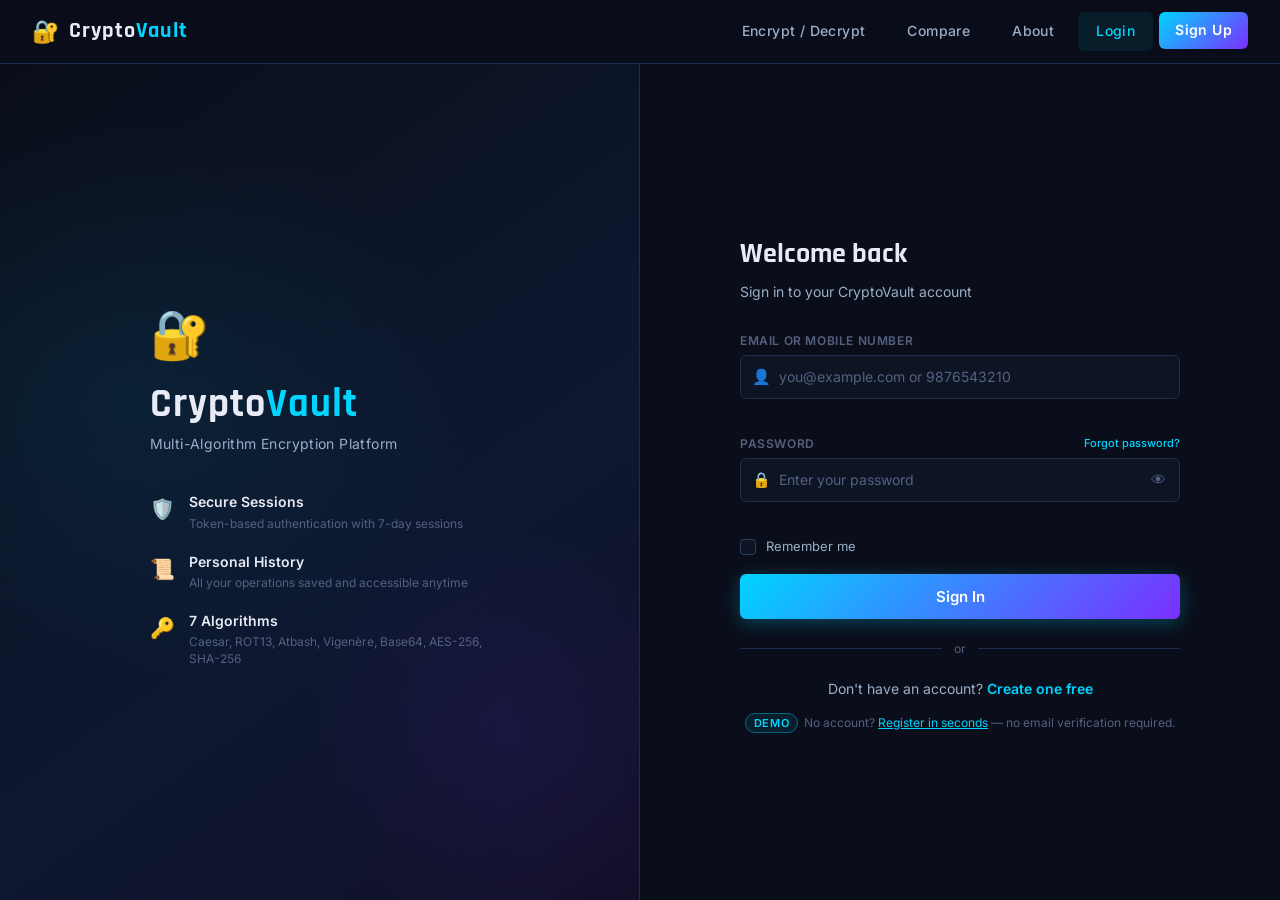
<file: login.html>
<!DOCTYPE html>
<html lang="en">
<head>
  <meta charset="UTF-8" />
  <meta name="viewport" content="width=device-width, initial-scale=1.0" />
  <title>Login — CryptoVault</title>
  <link rel="stylesheet" href="css/style.css" />
  <link rel="preconnect" href="https://fonts.googleapis.com" />
  <link href="https://fonts.googleapis.com/css2?family=Share+Tech+Mono&family=Rajdhani:wght@400;600;700&family=Inter:wght@300;400;500;600&display=swap" rel="stylesheet" />
</head>
<body class="auth-body">

  <!-- NAVBAR -->
  <nav class="navbar">
    <a href="index.html" class="nav-brand">
      <span class="nav-icon">🔐</span>
      <span class="nav-title">Crypto<span class="accent">Vault</span></span>
    </a>
    <ul class="nav-links" id="navLinks">
      <li><a href="index.html">Encrypt / Decrypt</a></li>
      <li><a href="compare.html">Compare</a></li>
      <li><a href="about.html">About</a></li>
      <li><a href="login.html" class="active">Login</a></li>
      <li><a href="signup.html" class="nav-cta">Sign Up</a></li>
    </ul>
    <button class="nav-toggle" id="navToggle" aria-label="Toggle navigation">&#9776;</button>
  </nav>

  <!-- AUTH WRAPPER -->
  <div class="auth-page">

    <!-- Left panel — branding -->
    <div class="auth-left">
      <div class="auth-left-inner">
        <div class="auth-brand-icon">🔐</div>
        <h1 class="auth-brand-title">Crypto<span class="accent">Vault</span></h1>
        <p class="auth-brand-sub">Multi-Algorithm Encryption Platform</p>
        <div class="auth-features">
          <div class="auth-feature">
            <span class="af-icon">🛡️</span>
            <div>
              <strong>Secure Sessions</strong>
              <p>Token-based authentication with 7-day sessions</p>
            </div>
          </div>
          <div class="auth-feature">
            <span class="af-icon">📜</span>
            <div>
              <strong>Personal History</strong>
              <p>All your operations saved and accessible anytime</p>
            </div>
          </div>
          <div class="auth-feature">
            <span class="af-icon">🔑</span>
            <div>
              <strong>7 Algorithms</strong>
              <p>Caesar, ROT13, Atbash, Vigenère, Base64, AES-256, SHA-256</p>
            </div>
          </div>
        </div>
      </div>
      <div class="auth-left-bg"></div>
    </div>

    <!-- Right panel — form -->
    <div class="auth-right">
      <div class="auth-card">
        <div class="auth-card-header">
          <h2>Welcome back</h2>
          <p>Sign in to your CryptoVault account</p>
        </div>

        <!-- Alert box -->
        <div class="auth-alert hidden" id="loginAlert"></div>

        <form id="loginForm" novalidate autocomplete="off">

          <div class="form-group">
            <label for="identifier">Email or Mobile Number</label>
            <div class="input-wrap">
              <span class="input-icon">👤</span>
              <input
                type="text"
                id="identifier"
                name="identifier"
                placeholder="you@example.com or 9876543210"
                class="form-input"
                autocomplete="username"
                required
              />
            </div>
            <span class="field-error" id="identifierErr"></span>
          </div>

          <div class="form-group">
            <label for="loginPassword">
              Password
              <a href="#" class="label-link" onclick="forgotPassword(event)">Forgot password?</a>
            </label>
            <div class="input-wrap">
              <span class="input-icon">🔒</span>
              <input
                type="password"
                id="loginPassword"
                name="password"
                placeholder="Enter your password"
                class="form-input"
                autocomplete="current-password"
                required
              />
              <button type="button" class="eye-btn" onclick="togglePwd('loginPassword', this)" title="Show/Hide">👁</button>
            </div>
            <span class="field-error" id="passwordErr"></span>
          </div>

          <div class="form-check-row">
            <label class="form-check">
              <input type="checkbox" id="rememberMe" />
              <span class="check-box"></span>
              Remember me
            </label>
          </div>

          <button type="submit" class="btn-auth" id="loginBtn">
            <span id="loginBtnText">Sign In</span>
            <span class="btn-spinner hidden" id="loginSpinner">⏳</span>
          </button>

        </form>

        <div class="auth-divider"><span>or</span></div>

        <p class="auth-switch">
          Don't have an account?
          <a href="signup.html">Create one free</a>
        </p>

        <p class="auth-demo-hint">
          <span class="tag tag-modern" style="font-size:11px;">Demo</span>
          &nbsp;No account? <a href="signup.html">Register in seconds</a> — no email verification required.
        </p>
      </div>
    </div>

  </div>

  <script src="js/auth.js"></script>
  <script>
    // Redirect if already logged in
    if (CV_Auth.getToken()) {
      CV_Auth.checkSession().then(ok => { if (ok) window.location.href = 'dashboard.html'; });
    }

    document.getElementById('loginForm').addEventListener('submit', async (e) => {
      e.preventDefault();
      clearErrors();

      const identifier = document.getElementById('identifier').value.trim();
      const password   = document.getElementById('loginPassword').value;
      let valid = true;

      if (!identifier) { showFieldErr('identifierErr', 'Email or mobile is required.'); valid = false; }
      if (!password)   { showFieldErr('passwordErr', 'Password is required.'); valid = false; }
      if (!valid) return;

      setLoading(true);
      const res = await CV_Auth.login(identifier, password);
      setLoading(false);

      if (res.success) {
        showAlert('✓ Login successful! Redirecting…', 'success');
        setTimeout(() => window.location.href = 'dashboard.html', 800);
      } else {
        showAlert(res.error || 'Login failed.', 'error');
      }
    });

    function forgotPassword(e) {
      e.preventDefault();
      showAlert('Password reset is not available in demo mode. Please register a new account or contact support.', 'warning');
    }

    function togglePwd(id, btn) {
      const f = document.getElementById(id);
      f.type = f.type === 'password' ? 'text' : 'password';
      btn.textContent = f.type === 'password' ? '👁' : '🙈';
    }

    function setLoading(on) {
      document.getElementById('loginBtn').disabled = on;
      document.getElementById('loginBtnText').classList.toggle('hidden', on);
      document.getElementById('loginSpinner').classList.toggle('hidden', !on);
    }

    function showAlert(msg, type = 'error') {
      const el = document.getElementById('loginAlert');
      el.textContent = msg;
      el.className = `auth-alert auth-alert-${type}`;
    }

    function showFieldErr(id, msg) {
      document.getElementById(id).textContent = msg;
    }

    function clearErrors() {
      document.querySelectorAll('.field-error').forEach(el => el.textContent = '');
      document.getElementById('loginAlert').className = 'auth-alert hidden';
    }

    document.getElementById('navToggle').addEventListener('click', () => {
      document.getElementById('navLinks').classList.toggle('open');
    });
  </script>
</body>
</html>
</file>
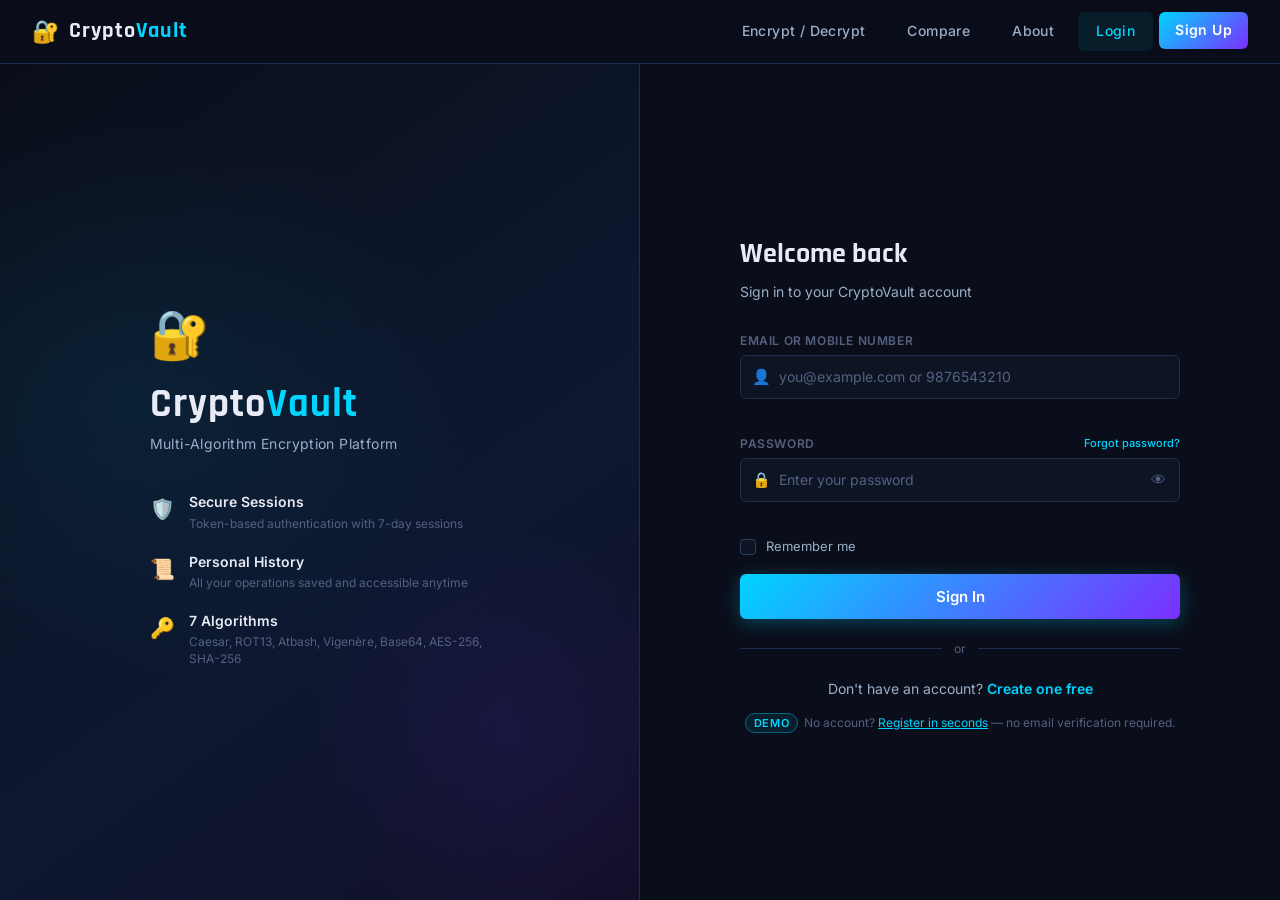
<file: profile.html>
<!DOCTYPE html>
<html lang="en">
<head>
  <meta charset="UTF-8" />
  <meta name="viewport" content="width=device-width, initial-scale=1.0" />
  <title>My Profile — CryptoVault</title>
  <link rel="stylesheet" href="css/style.css" />
  <link rel="preconnect" href="https://fonts.googleapis.com" />
  <link href="https://fonts.googleapis.com/css2?family=Share+Tech+Mono&family=Rajdhani:wght@400;600;700&family=Inter:wght@300;400;500;600&display=swap" rel="stylesheet" />
</head>
<body class="dash-body">

  <!-- TOP NAV -->
  <nav class="navbar dash-navbar">
    <a href="index.html" class="nav-brand">
      <span class="nav-icon">🔐</span>
      <span class="nav-title">Crypto<span class="accent">Vault</span></span>
    </a>
    <div class="dash-nav-right">
      <a href="index.html" class="dash-nav-link">🔒 Encrypt</a>
      <a href="dashboard.html" class="dash-nav-link">🏠 Dashboard</a>
      <div class="dash-user-pill" id="dashUserPill">
        <div class="dup-avatar" id="dupAvatar">??</div>
        <span class="dup-name" id="dupName">Loading…</span>
        <div class="dup-menu" id="dupMenu">
          <a href="profile.html">👤 Profile</a>
          <a href="dashboard.html">🏠 Dashboard</a>
          <a href="index.html">🔒 Encrypt</a>
          <hr class="dup-sep" />
          <a href="#" onclick="doLogout(event)">🚪 Logout</a>
        </div>
      </div>
    </div>
  </nav>

  <div class="dash-layout">

    <!-- SIDEBAR -->
    <aside class="dash-sidebar">
      <div class="sidebar-profile">
        <div class="sidebar-avatar" id="sidebarAvatar">??</div>
        <div class="sidebar-name"  id="sidebarName">Loading…</div>
        <div class="sidebar-email" id="sidebarEmail">—</div>
        <div class="sidebar-badge" id="sidebarBadge"></div>
      </div>
      <nav class="sidebar-nav">
        <a href="dashboard.html" class="sidebar-link"><span class="sl-icon">🏠</span> Dashboard</a>
        <a href="index.html"     class="sidebar-link"><span class="sl-icon">🔒</span> Encrypt / Decrypt</a>
        <a href="compare.html"   class="sidebar-link"><span class="sl-icon">📊</span> Compare</a>
        <a href="profile.html"   class="sidebar-link active"><span class="sl-icon">👤</span> My Profile</a>
        <a href="about.html"     class="sidebar-link"><span class="sl-icon">ℹ️</span> About</a>
        <div class="sidebar-sep"></div>
        <a href="#" onclick="doLogout(event)" class="sidebar-link sidebar-logout">
          <span class="sl-icon">🚪</span> Logout
        </a>
      </nav>
    </aside>

    <!-- MAIN -->
    <main class="dash-main">

      <div class="dash-header">
        <div>
          <h1 class="dash-title">My Profile</h1>
          <p class="dash-subtitle">Manage your account information, password, and identity verification.</p>
        </div>
        <a href="dashboard.html" class="btn-secondary" style="text-decoration:none;padding:10px 20px;">← Dashboard</a>
      </div>

      <!-- Global alert -->
      <div class="auth-alert hidden" id="profileAlert" style="margin-bottom:20px;"></div>

      <div class="profile-grid">

        <!-- ── Profile Info Card ── -->
        <section class="dash-section">
          <h2>Account Information</h2>

          <div class="profile-avatar-row">
            <div class="profile-big-avatar" id="profileBigAvatar">??</div>
            <div>
              <div class="profile-avatar-name" id="profileAvatarName">—</div>
              <div class="profile-avatar-since" id="profileAvatarSince">—</div>
              <div id="profileVerifBadge"></div>
            </div>
          </div>

          <form id="profileForm" novalidate>
            <div class="auth-alert hidden" id="profileFormAlert"></div>

            <div class="form-group">
              <label for="pfFullName">Full Name</label>
              <div class="input-wrap">
                <span class="input-icon">👤</span>
                <input type="text" id="pfFullName" class="form-input" placeholder="Your full name" required />
              </div>
              <span class="field-error" id="pfFullNameErr"></span>
            </div>

            <div class="form-row">
              <div class="form-group">
                <label>Email Address</label>
                <div class="input-wrap">
                  <span class="input-icon">✉️</span>
                  <input type="email" id="pfEmail" class="form-input" disabled style="opacity:.6;cursor:not-allowed;" />
                </div>
                <span class="field-hint">Email cannot be changed.</span>
              </div>
              <div class="form-group">
                <label for="pfMobile">Mobile Number</label>
                <div class="input-wrap">
                  <span class="input-icon">📱</span>
                  <input type="tel" id="pfMobile" class="form-input" maxlength="10" placeholder="10-digit mobile" required />
                </div>
                <span class="field-error" id="pfMobileErr"></span>
              </div>
            </div>

            <button type="submit" class="btn-auth" id="pfSaveBtn">
              <span id="pfSaveBtnText">Save Changes</span>
              <span class="btn-spinner hidden" id="pfSaveSpinner">⏳</span>
            </button>
          </form>
        </section>

        <!-- ── Change Password ── -->
        <section class="dash-section">
          <h2>Change Password</h2>

          <form id="passwordForm" novalidate>
            <div class="auth-alert hidden" id="pwdFormAlert"></div>

            <div class="form-group">
              <label for="currentPwd">Current Password</label>
              <div class="input-wrap">
                <span class="input-icon">🔒</span>
                <input type="password" id="currentPwd" class="form-input" placeholder="Your current password" />
                <button type="button" class="eye-btn" onclick="togglePwd('currentPwd',this)">👁</button>
              </div>
              <span class="field-error" id="currentPwdErr"></span>
            </div>

            <div class="form-group">
              <label for="newPwd">New Password</label>
              <div class="input-wrap">
                <span class="input-icon">🔑</span>
                <input type="password" id="newPwd" class="form-input" placeholder="Min 8 chars, 1 uppercase, 1 digit" />
                <button type="button" class="eye-btn" onclick="togglePwd('newPwd',this)">👁</button>
              </div>
              <span class="field-error" id="newPwdErr"></span>
            </div>

            <div class="form-group">
              <label for="confirmPwd">Confirm New Password</label>
              <div class="input-wrap">
                <span class="input-icon">🔑</span>
                <input type="password" id="confirmPwd" class="form-input" placeholder="Re-enter new password" />
                <button type="button" class="eye-btn" onclick="togglePwd('confirmPwd',this)">👁</button>
              </div>
              <span class="field-error" id="confirmPwdErr"></span>
            </div>

            <button type="submit" class="btn-auth" id="pwdSaveBtn">
              <span id="pwdSaveBtnText">Update Password</span>
              <span class="btn-spinner hidden" id="pwdSaveSpinner">⏳</span>
            </button>
          </form>
        </section>

        <!-- ── Identity Verification ── -->
        <section class="dash-section" id="idVerifSection" style="grid-column:1/-1;">
          <h2>Identity Verification</h2>

          <div id="idVerifStatus">
            <div class="dash-loading">Loading verification status…</div>
          </div>

          <!-- Form (shown when not yet verified) -->
          <div id="idVerifForm" style="display:none;margin-top:20px;">
            <div class="id-verify-intro" style="margin-bottom:20px;">
              <p>Submit your government-issued ID to receive a <span class="tag tag-high" style="font-size:11px;">✓ Verified</span> badge on your profile.</p>
              <p class="id-disclaimer">⚠ <strong>Demo mode:</strong> Your ID number is immediately masked. No government API is called. This simulates the verification workflow.</p>
            </div>

            <form id="idForm" novalidate>
              <div class="auth-alert hidden" id="idFormAlert"></div>

              <div class="form-group">
                <label>ID Proof Type</label>
                <div class="id-type-selector">
                  <label class="id-type-card selected" id="idTypeAadhaar2">
                    <input type="radio" name="idType2" value="aadhaar" checked />
                    <div class="id-type-body">
                      <span class="id-type-icon">🪪</span>
                      <strong>Aadhaar Card</strong>
                      <small>12-digit number</small>
                    </div>
                  </label>
                  <label class="id-type-card" id="idTypePan2">
                    <input type="radio" name="idType2" value="pan" />
                    <div class="id-type-body">
                      <span class="id-type-icon">💳</span>
                      <strong>PAN Card</strong>
                      <small>ABCDE1234F format</small>
                    </div>
                  </label>
                </div>
              </div>

              <div class="form-row">
                <div class="form-group">
                  <label for="idNum2" id="idNumLabel2">Aadhaar Number</label>
                  <div class="input-wrap">
                    <span class="input-icon">🔢</span>
                    <input type="text" id="idNum2" class="form-input" placeholder="12-digit Aadhaar" maxlength="12" />
                  </div>
                  <span class="field-hint">Will be masked before storage.</span>
                  <span class="field-error" id="idNum2Err"></span>
                </div>
                <div class="form-group">
                  <label for="idNameVal">Name on ID</label>
                  <div class="input-wrap">
                    <span class="input-icon">👤</span>
                    <input type="text" id="idNameVal" class="form-input" placeholder="Name as printed on ID" />
                  </div>
                  <span class="field-error" id="idNameValErr"></span>
                </div>
              </div>

              <button type="submit" class="btn-auth" id="idSubmitBtn" style="max-width:280px;">
                <span id="idSubmitBtnText">Submit for Verification</span>
                <span class="btn-spinner hidden" id="idSubmitSpinner">⏳</span>
              </button>
            </form>
          </div>

        </section>

      </div><!-- end profile-grid -->

    </main>
  </div>

  <script src="js/auth.js"></script>
  <script>
    let currentUser = null;

    document.addEventListener('DOMContentLoaded', async () => {
      const ok = await CV_Auth.checkSession();
      if (!ok) { window.location.href = 'login.html'; return; }
      currentUser = CV_Auth.user;
      populateProfile();
      loadIDStatus();
    });

    function populateProfile() {
      const u = currentUser;
      const init = u.avatar_initials || '??';
      document.getElementById('dupAvatar').textContent         = init;
      document.getElementById('dupName').textContent           = u.full_name;
      document.getElementById('sidebarAvatar').textContent     = init;
      document.getElementById('sidebarName').textContent       = u.full_name;
      document.getElementById('sidebarEmail').textContent      = u.email;
      document.getElementById('profileBigAvatar').textContent  = init;
      document.getElementById('profileAvatarName').textContent = u.full_name;
      document.getElementById('profileAvatarSince').textContent = 'Member since ' + fmtDate(u.created_at);
      document.getElementById('pfFullName').value = u.full_name;
      document.getElementById('pfEmail').value    = u.email;
      document.getElementById('pfMobile').value   = u.mobile;

      // Sidebar badge
      const idv = u.id_verification;
      const sb = document.getElementById('sidebarBadge');
      const pb = document.getElementById('profileVerifBadge');
      if (idv && idv.status === 'verified') {
        sb.innerHTML = '<span class="tag tag-high" style="font-size:10px;">✓ Verified</span>';
        pb.innerHTML = '<span class="tag tag-high">✓ ID Verified</span>';
      } else if (idv && idv.status === 'pending') {
        sb.innerHTML = '<span class="tag tag-medium" style="font-size:10px;">⏳ Pending</span>';
        pb.innerHTML = '<span class="tag tag-medium">⏳ Verification Pending</span>';
      } else {
        sb.innerHTML = '<span class="tag tag-none" style="font-size:10px;">Unverified</span>';
        pb.innerHTML = '<span class="tag tag-low">Not Verified</span>';
      }
    }

    /* ── Profile update ── */
    document.getElementById('profileForm').addEventListener('submit', async (e) => {
      e.preventDefault();
      clearFormErrors('profileForm');
      const fullName = document.getElementById('pfFullName').value.trim();
      const mobile   = document.getElementById('pfMobile').value.trim();
      let valid = true;
      if (fullName.length < 2) { showFErr('pfFullNameErr', 'Minimum 2 characters.'); valid = false; }
      if (!/^[6-9]\d{9}$/.test(mobile)) { showFErr('pfMobileErr', 'Valid 10-digit mobile required.'); valid = false; }
      if (!valid) return;
      setFormLoading('pfSaveBtn','pfSaveBtnText','pfSaveSpinner', true);
      const res = await CV_Auth.apiPost('php/auth.php', { action:'profile_update', full_name:fullName, mobile });
      setFormLoading('pfSaveBtn','pfSaveBtnText','pfSaveSpinner', false);
      if (res.success) {
        CV_Auth.saveUser(res.user);
        currentUser = res.user;
        populateProfile();
        showFormAlert('profileFormAlert', '✓ Profile updated successfully.', 'success');
      } else {
        showFormAlert('profileFormAlert', res.error || 'Update failed.', 'error');
      }
    });

    /* ── Password change ── */
    document.getElementById('passwordForm').addEventListener('submit', async (e) => {
      e.preventDefault();
      clearFormErrors('passwordForm');
      const cur  = document.getElementById('currentPwd').value;
      const np   = document.getElementById('newPwd').value;
      const conf = document.getElementById('confirmPwd').value;
      let valid = true;
      if (!cur)          { showFErr('currentPwdErr','Current password required.'); valid = false; }
      if (np.length < 8) { showFErr('newPwdErr','Minimum 8 characters.'); valid = false; }
      else if (!/[A-Z]/.test(np)) { showFErr('newPwdErr','Must contain uppercase.'); valid = false; }
      else if (!/\d/.test(np))    { showFErr('newPwdErr','Must contain a digit.'); valid = false; }
      if (np !== conf)   { showFErr('confirmPwdErr','Passwords do not match.'); valid = false; }
      if (!valid) return;
      setFormLoading('pwdSaveBtn','pwdSaveBtnText','pwdSaveSpinner', true);
      const res = await CV_Auth.apiPost('php/auth.php', {
        action:'password_change', current_password:cur, new_password:np, confirm_password:conf
      });
      setFormLoading('pwdSaveBtn','pwdSaveBtnText','pwdSaveSpinner', false);
      if (res.success) {
        document.getElementById('passwordForm').reset();
        showFormAlert('pwdFormAlert', '✓ Password changed successfully.', 'success');
      } else {
        showFormAlert('pwdFormAlert', res.error || 'Failed.', 'error');
      }
    });

    /* ── ID Verification status load ── */
    async function loadIDStatus() {
      const res = await CV_Auth.apiPost('php/auth.php', { action:'get_id_status' });
      const el  = document.getElementById('idVerifStatus');
      const formEl = document.getElementById('idVerifForm');

      if (!res.success || !res.verification) {
        el.innerHTML = `<div class="idv-none">
          <span class="tag tag-none">Not Submitted</span>
          <p style="margin-top:8px;color:var(--text-secondary);font-size:14px;">No ID has been submitted yet. Submit below to get verified.</p>
        </div>`;
        formEl.style.display = 'block';
        return;
      }

      const v = res.verification;
      const statusTag = {
        verified: '<span class="tag tag-high">✓ Verified</span>',
        pending:  '<span class="tag tag-medium">⏳ Pending Review</span>',
        rejected: '<span class="tag tag-low">✗ Rejected</span>',
      }[v.status] || '';

      el.innerHTML = `
        <div class="idv-status-card">
          <div class="idv-sc-header">
            ${statusTag}
            <span class="idv-type">${v.id_type === 'aadhaar' ? '🪪 Aadhaar Card' : '💳 PAN Card'}</span>
          </div>
          <table class="modal-table" style="margin-top:12px;">
            <tr><th>Masked Number</th><td style="font-family:var(--font-mono);color:var(--accent)">${v.id_number}</td></tr>
            <tr><th>Name on ID</th><td>${v.id_name}</td></tr>
            <tr><th>Submitted</th><td>${fmtDate(v.submitted_at)}</td></tr>
            ${v.reviewed_at ? `<tr><th>Reviewed</th><td>${fmtDate(v.reviewed_at)}</td></tr>` : ''}
            ${v.notes ? `<tr><th>Notes</th><td style="color:var(--text-secondary)">${v.notes}</td></tr>` : ''}
          </table>
        </div>`;

      if (v.status === 'rejected') {
        el.innerHTML += `<p style="color:var(--orange);font-size:13px;margin-top:10px;">Your submission was rejected. You may submit a new one below.</p>`;
        formEl.style.display = 'block';
      }
    }

    /* ── ID submission ── */
    document.querySelectorAll('input[name="idType2"]').forEach(r => {
      r.addEventListener('change', () => {
        const isA = r.value === 'aadhaar';
        document.getElementById('idNumLabel2').textContent = isA ? 'Aadhaar Number' : 'PAN Number';
        document.getElementById('idNum2').placeholder = isA ? '12-digit Aadhaar' : 'e.g. ABCDE1234F';
        document.getElementById('idNum2').maxLength   = isA ? 12 : 10;
        document.getElementById('idNum2').value = '';
        document.getElementById('idTypeAadhaar2').classList.toggle('selected', isA);
        document.getElementById('idTypePan2').classList.toggle('selected', !isA);
      });
    });

    document.getElementById('idForm').addEventListener('submit', async (e) => {
      e.preventDefault();
      const idType = document.querySelector('input[name="idType2"]:checked').value;
      const idNum  = document.getElementById('idNum2').value.trim();
      const idName = document.getElementById('idNameVal').value.trim();
      let valid = true;
      if (idType === 'aadhaar' && !/^\d{12}$/.test(idNum))
        { showFErr('idNum2Err','Aadhaar must be 12 digits.'); valid = false; }
      if (idType === 'pan' && !/^[A-Za-z]{5}[0-9]{4}[A-Za-z]$/.test(idNum))
        { showFErr('idNum2Err','PAN format: ABCDE1234F'); valid = false; }
      if (idName.length < 2) { showFErr('idNameValErr','Name required.'); valid = false; }
      if (!valid) return;
      setFormLoading('idSubmitBtn','idSubmitBtnText','idSubmitSpinner',true);
      const res = await CV_Auth.submitID(idType, idNum.toUpperCase(), idName);
      setFormLoading('idSubmitBtn','idSubmitBtnText','idSubmitSpinner',false);
      if (res.success) {
        showFormAlert('idFormAlert','✓ ID verified successfully (demo mode).','success');
        document.getElementById('idVerifForm').style.display = 'none';
        // Refresh user + status
        await CV_Auth.checkSession();
        currentUser = CV_Auth.user;
        populateProfile();
        loadIDStatus();
      } else {
        showFormAlert('idFormAlert', res.error || 'Submission failed.','error');
      }
    });

    /* ── Logout ── */
    async function doLogout(e) {
      if (e) e.preventDefault();
      await CV_Auth.logout();
      window.location.href = 'login.html';
    }

    document.getElementById('dashUserPill').addEventListener('click', (e) => {
      document.getElementById('dupMenu').classList.toggle('open');
      e.stopPropagation();
    });
    document.addEventListener('click', () => document.getElementById('dupMenu').classList.remove('open'));

    /* ── Helpers ── */
    function togglePwd(id, btn) {
      const f = document.getElementById(id);
      f.type = f.type === 'password' ? 'text' : 'password';
      btn.textContent = f.type === 'password' ? '👁' : '🙈';
    }
    function fmtDate(s) {
      if (!s) return '—';
      const d = new Date(s.replace(' ','T')+'Z');
      return d.toLocaleString('en-IN',{day:'2-digit',month:'short',year:'numeric',hour:'2-digit',minute:'2-digit'});
    }
    function showFErr(id, msg) { document.getElementById(id).textContent = msg; }
    function clearFormErrors(formId) {
      document.getElementById(formId).querySelectorAll('.field-error').forEach(e => e.textContent = '');
    }
    function setFormLoading(btnId, textId, spinnerId, on) {
      document.getElementById(btnId).disabled = on;
      document.getElementById(textId).classList.toggle('hidden', on);
      document.getElementById(spinnerId).classList.toggle('hidden', !on);
    }
    function showFormAlert(id, msg, type) {
      const el = document.getElementById(id);
      el.textContent = msg;
      el.className = `auth-alert auth-alert-${type}`;
    }
  </script>
</body>
</html>
</file>
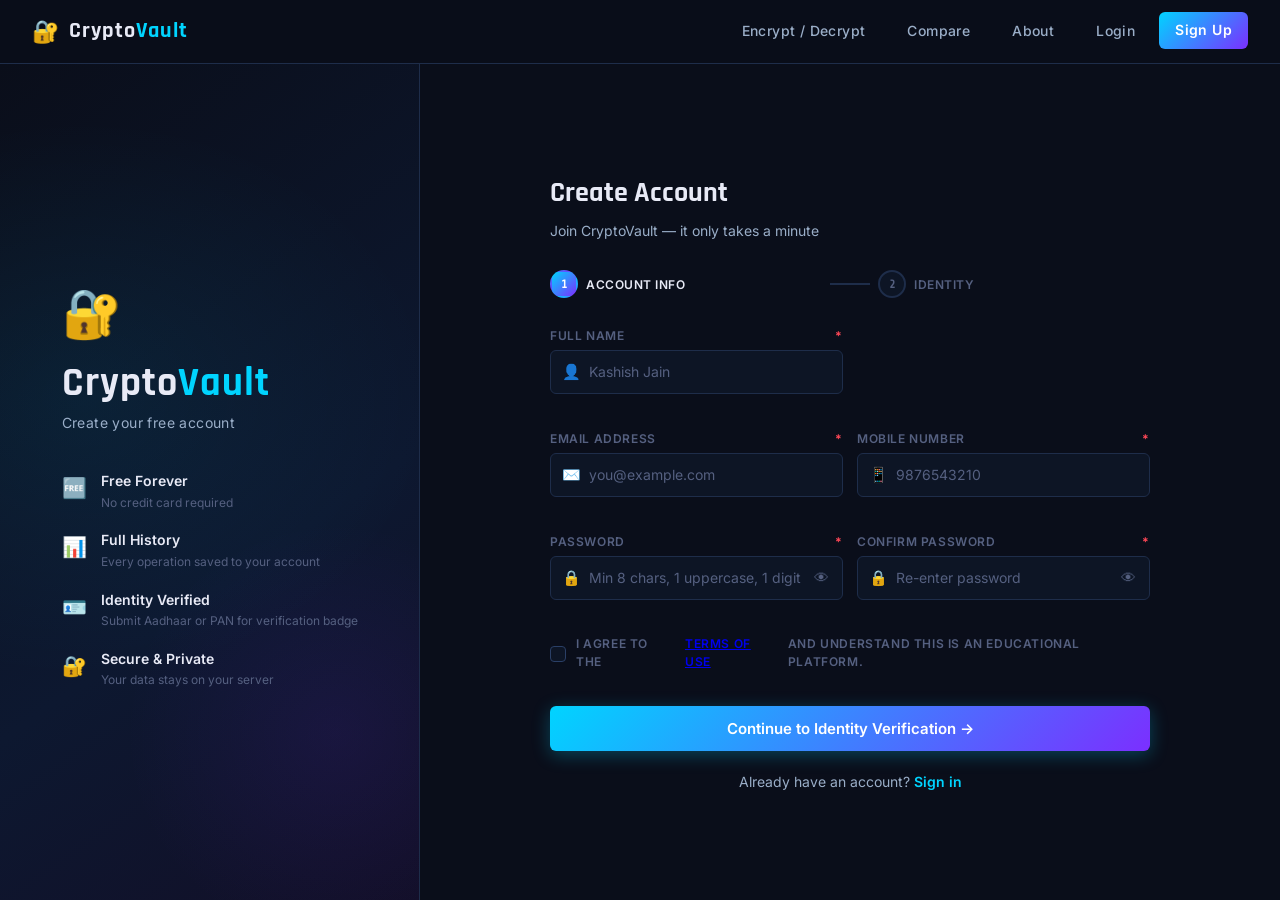
<file: signup.html>
<!DOCTYPE html>
<html lang="en">
<head>
  <meta charset="UTF-8" />
  <meta name="viewport" content="width=device-width, initial-scale=1.0" />
  <title>Sign Up — CryptoVault</title>
  <link rel="stylesheet" href="css/style.css" />
  <link rel="preconnect" href="https://fonts.googleapis.com" />
  <link href="https://fonts.googleapis.com/css2?family=Share+Tech+Mono&family=Rajdhani:wght@400;600;700&family=Inter:wght@300;400;500;600&display=swap" rel="stylesheet" />
</head>
<body class="auth-body">

  <!-- NAVBAR -->
  <nav class="navbar">
    <a href="index.html" class="nav-brand">
      <span class="nav-icon">🔐</span>
      <span class="nav-title">Crypto<span class="accent">Vault</span></span>
    </a>
    <ul class="nav-links" id="navLinks">
      <li><a href="index.html">Encrypt / Decrypt</a></li>
      <li><a href="compare.html">Compare</a></li>
      <li><a href="about.html">About</a></li>
      <li><a href="login.html">Login</a></li>
      <li><a href="signup.html" class="nav-cta active">Sign Up</a></li>
    </ul>
    <button class="nav-toggle" id="navToggle" aria-label="Toggle navigation">&#9776;</button>
  </nav>

  <!-- AUTH WRAPPER — signup is wider, single column -->
  <div class="auth-page auth-page-wide">

    <!-- Left panel -->
    <div class="auth-left">
      <div class="auth-left-inner">
        <div class="auth-brand-icon">🔐</div>
        <h1 class="auth-brand-title">Crypto<span class="accent">Vault</span></h1>
        <p class="auth-brand-sub">Create your free account</p>
        <div class="auth-features">
          <div class="auth-feature">
            <span class="af-icon">🆓</span>
            <div><strong>Free Forever</strong><p>No credit card required</p></div>
          </div>
          <div class="auth-feature">
            <span class="af-icon">📊</span>
            <div><strong>Full History</strong><p>Every operation saved to your account</p></div>
          </div>
          <div class="auth-feature">
            <span class="af-icon">🪪</span>
            <div><strong>Identity Verified</strong><p>Submit Aadhaar or PAN for verification badge</p></div>
          </div>
          <div class="auth-feature">
            <span class="af-icon">🔐</span>
            <div><strong>Secure &amp; Private</strong><p>Your data stays on your server</p></div>
          </div>
        </div>
      </div>
      <div class="auth-left-bg"></div>
    </div>

    <!-- Right panel — form -->
    <div class="auth-right">
      <div class="auth-card auth-card-signup">

        <div class="auth-card-header">
          <h2>Create Account</h2>
          <p>Join CryptoVault — it only takes a minute</p>
        </div>

        <!-- Step indicator -->
        <div class="signup-steps">
          <div class="signup-step active" id="step1ind">
            <div class="ss-num">1</div>
            <div class="ss-label">Account Info</div>
          </div>
          <div class="ss-connector"></div>
          <div class="signup-step" id="step2ind">
            <div class="ss-num">2</div>
            <div class="ss-label">Identity</div>
          </div>
        </div>

        <!-- Alert -->
        <div class="auth-alert hidden" id="signupAlert"></div>

        <!-- ─── STEP 1 ─── -->
        <div id="signupStep1">
          <form id="signupForm1" novalidate autocomplete="off">

            <div class="form-row">
              <div class="form-group">
                <label for="fullName">Full Name <span class="req">*</span></label>
                <div class="input-wrap">
                  <span class="input-icon">👤</span>
                  <input type="text" id="fullName" placeholder="Kashish Jain" class="form-input" required />
                </div>
                <span class="field-error" id="fullNameErr"></span>
              </div>
            </div>

            <div class="form-row">
              <div class="form-group">
                <label for="signupEmail">Email Address <span class="req">*</span></label>
                <div class="input-wrap">
                  <span class="input-icon">✉️</span>
                  <input type="email" id="signupEmail" placeholder="you@example.com" class="form-input" required />
                </div>
                <span class="field-error" id="emailErr"></span>
              </div>
              <div class="form-group">
                <label for="signupMobile">Mobile Number <span class="req">*</span></label>
                <div class="input-wrap">
                  <span class="input-icon">📱</span>
                  <input type="tel" id="signupMobile" placeholder="9876543210" class="form-input" maxlength="10" required />
                </div>
                <span class="field-error" id="mobileErr"></span>
              </div>
            </div>

            <div class="form-row">
              <div class="form-group">
                <label for="signupPassword">Password <span class="req">*</span></label>
                <div class="input-wrap">
                  <span class="input-icon">🔒</span>
                  <input type="password" id="signupPassword" placeholder="Min 8 chars, 1 uppercase, 1 digit" class="form-input" required />
                  <button type="button" class="eye-btn" onclick="togglePwd('signupPassword', this)">👁</button>
                </div>
                <div class="pwd-strength" id="pwdStrength" style="display:none;">
                  <div class="pwd-bar"><div class="pwd-fill" id="pwdFill"></div></div>
                  <span class="pwd-label" id="pwdLabel"></span>
                </div>
                <span class="field-error" id="signupPasswordErr"></span>
              </div>
              <div class="form-group">
                <label for="confirmPassword">Confirm Password <span class="req">*</span></label>
                <div class="input-wrap">
                  <span class="input-icon">🔒</span>
                  <input type="password" id="confirmPassword" placeholder="Re-enter password" class="form-input" required />
                  <button type="button" class="eye-btn" onclick="togglePwd('confirmPassword', this)">👁</button>
                </div>
                <span class="field-error" id="confirmPasswordErr"></span>
              </div>
            </div>

            <div class="form-group">
              <label class="form-check">
                <input type="checkbox" id="agreeTerms" required />
                <span class="check-box"></span>
                I agree to the <a href="about.html" target="_blank">Terms of Use</a> and understand this is an educational platform.
              </label>
              <span class="field-error" id="termsErr"></span>
            </div>

            <button type="submit" class="btn-auth" id="step1Btn">
              Continue to Identity Verification →
            </button>

          </form>
        </div>

        <!-- ─── STEP 2 ─── -->
        <div id="signupStep2" style="display:none;">
          <div class="id-verify-intro">
            <div class="id-verify-icon">🪪</div>
            <h3>Identity Verification</h3>
            <p>Submit your Aadhaar Card or PAN Card for account verification. This is <strong>optional</strong> but gives you a <span class="tag tag-high" style="font-size:10px;">Verified</span> badge on your profile.</p>
            <p class="id-disclaimer">⚠ This is a <strong>demo simulation</strong>. No real government API is called. Your ID number is masked before storage and never stored in full.</p>
          </div>

          <form id="signupForm2" novalidate autocomplete="off">

            <!-- ID type selector -->
            <div class="form-group">
              <label>Select ID Proof Type</label>
              <div class="id-type-selector">
                <label class="id-type-card" id="idTypeAadhaar">
                  <input type="radio" name="idType" value="aadhaar" checked />
                  <div class="id-type-body">
                    <span class="id-type-icon">🪪</span>
                    <strong>Aadhaar Card</strong>
                    <small>12-digit number</small>
                  </div>
                </label>
                <label class="id-type-card" id="idTypePan">
                  <input type="radio" name="idType" value="pan" />
                  <div class="id-type-body">
                    <span class="id-type-icon">💳</span>
                    <strong>PAN Card</strong>
                    <small>ABCDE1234F format</small>
                  </div>
                </label>
              </div>
            </div>

            <div class="form-group">
              <label for="idNumber" id="idNumberLabel">Aadhaar Number <span class="req">*</span></label>
              <div class="input-wrap">
                <span class="input-icon">🔢</span>
                <input type="text" id="idNumber" placeholder="Enter 12-digit Aadhaar number" class="form-input" maxlength="12" />
              </div>
              <span class="field-hint">Your number will be masked (e.g. XXXX-XXXX-3456) before storage.</span>
              <span class="field-error" id="idNumberErr"></span>
            </div>

            <div class="form-group">
              <label for="idName">Name as on ID <span class="req">*</span></label>
              <div class="input-wrap">
                <span class="input-icon">👤</span>
                <input type="text" id="idName" placeholder="Full name as printed on your ID" class="form-input" />
              </div>
              <span class="field-error" id="idNameErr"></span>
            </div>

            <div class="signup-step2-actions">
              <button type="button" class="btn-secondary" onclick="skipIDVerification()">
                Skip for now
              </button>
              <button type="submit" class="btn-auth" id="step2Btn">
                <span id="step2BtnText">Submit &amp; Create Account</span>
                <span class="btn-spinner hidden" id="step2Spinner">⏳</span>
              </button>
            </div>

          </form>
        </div>

        <div class="auth-switch" style="margin-top:20px;">
          Already have an account? <a href="login.html">Sign in</a>
        </div>

      </div>
    </div>

  </div>

  <script src="js/auth.js"></script>
  <script>
    // Redirect if already logged in
    if (CV_Auth.getToken()) {
      CV_Auth.checkSession().then(ok => { if (ok) window.location.href = 'dashboard.html'; });
    }

    /* ── Step 1 ── */
    document.getElementById('signupForm1').addEventListener('submit', (e) => {
      e.preventDefault();
      clearErrors();

      const fullName = document.getElementById('fullName').value.trim();
      const email    = document.getElementById('signupEmail').value.trim();
      const mobile   = document.getElementById('signupMobile').value.trim();
      const pwd      = document.getElementById('signupPassword').value;
      const confirm  = document.getElementById('confirmPassword').value;
      const terms    = document.getElementById('agreeTerms').checked;
      let valid = true;

      if (fullName.length < 2) { showFErr('fullNameErr', 'Full name must be at least 2 characters.'); valid = false; }
      if (!validateEmail(email)) { showFErr('emailErr', 'Enter a valid email address.'); valid = false; }
      if (!/^[6-9]\d{9}$/.test(mobile)) { showFErr('mobileErr', 'Enter a valid 10-digit Indian mobile number.'); valid = false; }
      if (pwd.length < 8)     { showFErr('signupPasswordErr', 'Minimum 8 characters.'); valid = false; }
      else if (!/[A-Z]/.test(pwd)) { showFErr('signupPasswordErr', 'Must contain at least one uppercase letter.'); valid = false; }
      else if (!/\d/.test(pwd))    { showFErr('signupPasswordErr', 'Must contain at least one digit.'); valid = false; }
      if (pwd !== confirm)    { showFErr('confirmPasswordErr', 'Passwords do not match.'); valid = false; }
      if (!terms)             { showFErr('termsErr', 'You must agree to the terms.'); valid = false; }

      if (!valid) return;

      // Save step1 data and show step2
      window._regData = { fullName, email, mobile, password: pwd, confirm };
      showStep(2);
    });

    /* ── Password strength meter ── */
    document.getElementById('signupPassword').addEventListener('input', function() {
      const v = this.value;
      const meter = document.getElementById('pwdStrength');
      const fill  = document.getElementById('pwdFill');
      const label = document.getElementById('pwdLabel');
      if (!v) { meter.style.display = 'none'; return; }
      meter.style.display = 'flex';

      let score = 0;
      if (v.length >= 8)          score++;
      if (v.length >= 12)         score++;
      if (/[A-Z]/.test(v))        score++;
      if (/\d/.test(v))           score++;
      if (/[^A-Za-z0-9]/.test(v)) score++;

      const levels = ['', 'Weak', 'Fair', 'Good', 'Strong', 'Very Strong'];
      const colors = ['', '#ff4757', '#ffa502', '#ffd32a', '#00d4ff', '#00ff88'];
      const pct    = [0, 20, 40, 60, 80, 100];
      fill.style.width      = pct[score] + '%';
      fill.style.background = colors[score];
      label.textContent     = levels[score];
      label.style.color     = colors[score];
    });

    /* ── ID type toggle ── */
    document.querySelectorAll('input[name="idType"]').forEach(r => {
      r.addEventListener('change', () => {
        const isAadhaar = r.value === 'aadhaar';
        document.getElementById('idNumberLabel').innerHTML =
          (isAadhaar ? 'Aadhaar Number' : 'PAN Number') + ' <span class="req">*</span>';
        document.getElementById('idNumber').placeholder =
          isAadhaar ? 'Enter 12-digit Aadhaar number' : 'e.g. ABCDE1234F';
        document.getElementById('idNumber').maxLength = isAadhaar ? 12 : 10;
        document.getElementById('idNumber').value = '';
        // Highlight selected card
        document.getElementById('idTypeAadhaar').classList.toggle('selected', isAadhaar);
        document.getElementById('idTypePan').classList.toggle('selected', !isAadhaar);
      });
    });
    document.getElementById('idTypeAadhaar').classList.add('selected');

    /* ── Step 2 — submit with ID ── */
    document.getElementById('signupForm2').addEventListener('submit', async (e) => {
      e.preventDefault();
      clearErrors();

      const idType   = document.querySelector('input[name="idType"]:checked').value;
      const idNumber = document.getElementById('idNumber').value.trim();
      const idName   = document.getElementById('idName').value.trim();
      let valid = true;

      if (idType === 'aadhaar' && !/^\d{12}$/.test(idNumber)) {
        showFErr('idNumberErr', 'Aadhaar must be exactly 12 digits.'); valid = false;
      }
      if (idType === 'pan' && !/^[A-Za-z]{5}[0-9]{4}[A-Za-z]$/.test(idNumber)) {
        showFErr('idNumberErr', 'PAN must be in format ABCDE1234F.'); valid = false;
      }
      if (idName.length < 2) { showFErr('idNameErr', 'Name on ID is required.'); valid = false; }
      if (!valid) return;

      await registerAndSubmitID(idType, idNumber.toUpperCase(), idName);
    });

    async function skipIDVerification() {
      clearErrors();
      setStep2Loading(true);
      const d = window._regData;
      const res = await CV_Auth.register(d.fullName, d.email, d.mobile, d.password, d.confirm);
      setStep2Loading(false);
      if (res.success) {
        showAlert('✓ Account created! Redirecting to dashboard…', 'success');
        setTimeout(() => window.location.href = 'dashboard.html', 900);
      } else {
        showAlert(res.error || 'Registration failed.', 'error');
      }
    }

    async function registerAndSubmitID(idType, idNumber, idName) {
      setStep2Loading(true);
      const d = window._regData;

      // 1. Register
      const regRes = await CV_Auth.register(d.fullName, d.email, d.mobile, d.password, d.confirm);
      if (!regRes.success) {
        setStep2Loading(false);
        showAlert(regRes.error || 'Registration failed.', 'error');
        return;
      }

      // 2. Submit ID
      const idRes = await CV_Auth.submitID(idType, idNumber, idName);
      setStep2Loading(false);

      if (idRes.success) {
        showAlert('✓ Account created and ID verified! Redirecting…', 'success');
      } else {
        showAlert('Account created but ID submission failed: ' + (idRes.error || ''), 'warning');
      }
      setTimeout(() => window.location.href = 'dashboard.html', 1000);
    }

    function showStep(n) {
      document.getElementById('signupStep1').style.display = n === 1 ? 'block' : 'none';
      document.getElementById('signupStep2').style.display = n === 2 ? 'block' : 'none';
      document.getElementById('step1ind').classList.toggle('active', n === 1);
      document.getElementById('step1ind').classList.toggle('done', n === 2);
      document.getElementById('step2ind').classList.toggle('active', n === 2);
    }

    function setStep2Loading(on) {
      document.getElementById('step2Btn').disabled = on;
      document.getElementById('step2BtnText').classList.toggle('hidden', on);
      document.getElementById('step2Spinner').classList.toggle('hidden', !on);
    }

    function validateEmail(e) { return /^[^\s@]+@[^\s@]+\.[^\s@]+$/.test(e); }
    function togglePwd(id, btn) {
      const f = document.getElementById(id);
      f.type = f.type === 'password' ? 'text' : 'password';
      btn.textContent = f.type === 'password' ? '👁' : '🙈';
    }
    function showFErr(id, msg) { document.getElementById(id).textContent = msg; }
    function clearErrors() {
      document.querySelectorAll('.field-error').forEach(el => el.textContent = '');
      document.getElementById('signupAlert').className = 'auth-alert hidden';
    }
    function showAlert(msg, type = 'error') {
      const el = document.getElementById('signupAlert');
      el.textContent = msg;
      el.className = `auth-alert auth-alert-${type}`;
    }

    document.getElementById('navToggle').addEventListener('click', () => {
      document.getElementById('navLinks').classList.toggle('open');
    });
  </script>
</body>
</html>
</file>
<file: css/style.css>
/* ═══════════════════════════════════════════════════════════════
   CryptoVault — style.css
   Dark cybersecurity theme
   ═══════════════════════════════════════════════════════════════ */

/* ── Reset & Variables ───────────────────────────────────────── */
*, *::before, *::after { box-sizing: border-box; margin: 0; padding: 0; }

:root {
  --bg-base:       #0a0e1a;
  --bg-surface:    #0f1628;
  --bg-card:       #131c35;
  --bg-card-hover: #1a2540;
  --bg-input:      #0d1525;

  --accent:        #00d4ff;
  --accent-dim:    #00aacc;
  --accent-glow:   rgba(0, 212, 255, 0.25);
  --accent2:       #7b2fff;
  --accent2-dim:   #6020cc;
  --green:         #00ff88;
  --green-dim:     #00cc6a;
  --red:           #ff4757;
  --orange:        #ffa502;
  --yellow:        #ffd32a;

  --text-primary:  #e8eaf6;
  --text-secondary:#9aaec8;
  --text-muted:    #556080;
  --border:        #1e2d4a;
  --border-bright: #2a3f66;

  --radius-sm:  6px;
  --radius-md:  12px;
  --radius-lg:  18px;
  --radius-xl:  24px;

  --font-mono: 'Share Tech Mono', 'Courier New', monospace;
  --font-head: 'Rajdhani', sans-serif;
  --font-body: 'Inter', sans-serif;

  --shadow-card: 0 4px 24px rgba(0,0,0,0.5);
  --shadow-glow: 0 0 20px var(--accent-glow);
  --transition: 0.2s ease;
}

html { scroll-behavior: smooth; }

body {
  background: var(--bg-base);
  color: var(--text-primary);
  font-family: var(--font-body);
  font-size: 15px;
  line-height: 1.6;
  min-height: 100vh;
  overflow-x: hidden;
}

/* ── Scrollbar ───────────────────────────────────────────────── */
::-webkit-scrollbar { width: 6px; height: 6px; }
::-webkit-scrollbar-track { background: var(--bg-base); }
::-webkit-scrollbar-thumb { background: var(--border-bright); border-radius: 3px; }
::-webkit-scrollbar-thumb:hover { background: var(--accent-dim); }

/* ── Utility ─────────────────────────────────────────────────── */
.hidden { display: none !important; }
.accent { color: var(--accent); }
.container { max-width: 1200px; margin: 0 auto; padding: 0 24px 64px; }

/* ══════════════════════════════════════════════════════════════
   NAVBAR
   ══════════════════════════════════════════════════════════════ */
.navbar {
  position: sticky;
  top: 0;
  z-index: 1000;
  display: flex;
  align-items: center;
  justify-content: space-between;
  padding: 0 32px;
  height: 64px;
  background: rgba(10, 14, 26, 0.92);
  backdrop-filter: blur(12px);
  border-bottom: 1px solid var(--border);
}

.nav-brand {
  display: flex;
  align-items: center;
  gap: 10px;
  text-decoration: none;
  color: var(--text-primary);
}

.nav-icon { font-size: 22px; }

.nav-title {
  font-family: var(--font-head);
  font-size: 22px;
  font-weight: 700;
  letter-spacing: 1px;
  color: var(--text-primary);
}

.nav-links {
  display: flex;
  list-style: none;
  gap: 6px;
}

.nav-links a {
  display: block;
  padding: 8px 18px;
  border-radius: var(--radius-sm);
  text-decoration: none;
  color: var(--text-secondary);
  font-weight: 500;
  font-size: 14px;
  letter-spacing: 0.4px;
  transition: color var(--transition), background var(--transition);
}

.nav-links a:hover,
.nav-links a.active {
  color: var(--accent);
  background: rgba(0, 212, 255, 0.08);
}

.nav-toggle {
  display: none;
  background: none;
  border: none;
  color: var(--text-primary);
  font-size: 22px;
  cursor: pointer;
}

/* ══════════════════════════════════════════════════════════════
   HERO
   ══════════════════════════════════════════════════════════════ */
.hero {
  position: relative;
  display: flex;
  align-items: center;
  justify-content: space-between;
  min-height: 420px;
  padding: 72px 48px 72px;
  background: linear-gradient(135deg, #0a0e1a 0%, #0d1830 50%, #0f1628 100%);
  overflow: hidden;
  border-bottom: 1px solid var(--border);
}

.hero::before {
  content: '';
  position: absolute;
  inset: 0;
  background:
    radial-gradient(ellipse 600px 400px at 10% 50%, rgba(0,212,255,0.06) 0%, transparent 70%),
    radial-gradient(ellipse 400px 300px at 80% 20%, rgba(123,47,255,0.08) 0%, transparent 70%);
  pointer-events: none;
}

.hero-content { position: relative; z-index: 1; max-width: 620px; }

.hero-badge {
  display: inline-block;
  padding: 5px 14px;
  background: rgba(0, 212, 255, 0.1);
  border: 1px solid rgba(0, 212, 255, 0.3);
  border-radius: 99px;
  font-size: 12px;
  font-weight: 600;
  letter-spacing: 0.8px;
  color: var(--accent);
  text-transform: uppercase;
  margin-bottom: 20px;
}

.hero-title {
  font-family: var(--font-head);
  font-size: clamp(48px, 7vw, 80px);
  font-weight: 700;
  line-height: 1;
  letter-spacing: 2px;
  margin-bottom: 16px;
}

/* Glitch effect */
.glitch {
  position: relative;
  color: var(--text-primary);
  display: inline-block;
}
.glitch::before,
.glitch::after {
  content: attr(data-text);
  position: absolute;
  top: 0; left: 0;
  width: 100%;
  opacity: 0;
}
.glitch::before {
  color: var(--accent);
  clip-path: polygon(0 0, 100% 0, 100% 35%, 0 35%);
  animation: glitch-top 4s infinite;
}
.glitch::after {
  color: var(--accent2);
  clip-path: polygon(0 65%, 100% 65%, 100% 100%, 0 100%);
  animation: glitch-bot 4s infinite;
}

@keyframes glitch-top {
  0%, 90%, 100% { opacity: 0; transform: translate(0); }
  91%            { opacity: 1; transform: translate(-3px, -2px); }
  93%            { opacity: 1; transform: translate(3px, 0); }
  95%            { opacity: 0; }
}
@keyframes glitch-bot {
  0%, 92%, 100% { opacity: 0; transform: translate(0); }
  93%            { opacity: 1; transform: translate(3px, 2px); }
  95%            { opacity: 1; transform: translate(-2px, 0); }
  97%            { opacity: 0; }
}

.hero-subtitle {
  font-family: var(--font-head);
  font-size: 18px;
  font-weight: 600;
  color: var(--accent);
  letter-spacing: 1px;
  margin-bottom: 14px;
  text-transform: uppercase;
}

.hero-desc {
  font-size: 15px;
  color: var(--text-secondary);
  line-height: 1.7;
  margin-bottom: 36px;
  max-width: 520px;
}

.hero-stats {
  display: flex;
  align-items: center;
  gap: 24px;
}

.stat { display: flex; flex-direction: column; align-items: center; }
.stat-num {
  font-family: var(--font-mono);
  font-size: 28px;
  color: var(--accent);
  line-height: 1;
}
.stat-label {
  font-size: 11px;
  color: var(--text-muted);
  text-transform: uppercase;
  letter-spacing: 0.8px;
  margin-top: 4px;
}
.stat-div { width: 1px; height: 36px; background: var(--border-bright); }

/* Binary rain canvas area */
.hero-visual {
  position: relative;
  width: 340px;
  height: 280px;
  flex-shrink: 0;
  display: flex;
  align-items: center;
  justify-content: center;
}

.binary-rain {
  font-family: var(--font-mono);
  font-size: 13px;
  color: rgba(0, 212, 255, 0.35);
  line-height: 1.4;
  letter-spacing: 2px;
  white-space: pre;
  overflow: hidden;
  width: 100%;
  height: 100%;
  mask-image: radial-gradient(ellipse at center, black 30%, transparent 80%);
  -webkit-mask-image: radial-gradient(ellipse at center, black 30%, transparent 80%);
}

/* ══════════════════════════════════════════════════════════════
   SECTION TITLES
   ══════════════════════════════════════════════════════════════ */
.section-title {
  font-family: var(--font-head);
  font-size: 28px;
  font-weight: 700;
  color: var(--text-primary);
  margin-bottom: 8px;
  letter-spacing: 0.5px;
}
.section-title::after {
  content: '';
  display: block;
  width: 48px;
  height: 3px;
  background: linear-gradient(90deg, var(--accent), var(--accent2));
  border-radius: 2px;
  margin-top: 8px;
}
.section-sub {
  color: var(--text-secondary);
  font-size: 14px;
  margin-bottom: 28px;
}

/* ══════════════════════════════════════════════════════════════
   ALGO SECTION
   ══════════════════════════════════════════════════════════════ */
.algo-section { margin-top: 56px; margin-bottom: 48px; }

.algo-grid {
  display: grid;
  grid-template-columns: repeat(auto-fill, minmax(260px, 1fr));
  gap: 16px;
}

.algo-card {
  background: var(--bg-card);
  border: 1px solid var(--border);
  border-radius: var(--radius-md);
  padding: 20px;
  cursor: pointer;
  transition: border-color var(--transition), background var(--transition), transform var(--transition), box-shadow var(--transition);
  display: grid;
  grid-template-columns: 54px 1fr;
  grid-template-rows: auto auto;
  gap: 0 14px;
  position: relative;
  overflow: hidden;
}
.algo-card::before {
  content: '';
  position: absolute;
  top: 0; left: 0; right: 0;
  height: 2px;
  background: linear-gradient(90deg, var(--accent), var(--accent2));
  opacity: 0;
  transition: opacity var(--transition);
}
.algo-card:hover {
  border-color: var(--accent-dim);
  background: var(--bg-card-hover);
  transform: translateY(-2px);
  box-shadow: var(--shadow-card), var(--shadow-glow);
}
.algo-card:hover::before { opacity: 1; }

.algo-card.selected {
  border-color: var(--accent);
  background: rgba(0, 212, 255, 0.06);
  box-shadow: 0 0 0 1px var(--accent), var(--shadow-glow);
}
.algo-card.selected::before { opacity: 1; }

.algo-card-icon {
  grid-row: span 2;
  width: 54px;
  height: 54px;
  background: linear-gradient(135deg, var(--bg-input), var(--bg-surface));
  border: 1px solid var(--border-bright);
  border-radius: var(--radius-sm);
  display: flex;
  align-items: center;
  justify-content: center;
  font-family: var(--font-mono);
  font-size: 13px;
  font-weight: 700;
  color: var(--accent);
  letter-spacing: 0.5px;
  flex-shrink: 0;
  align-self: start;
}

.algo-card-body h3 {
  font-family: var(--font-head);
  font-size: 16px;
  font-weight: 700;
  color: var(--text-primary);
  margin-bottom: 6px;
}
.algo-card-body p {
  font-size: 12.5px;
  color: var(--text-secondary);
  line-height: 1.5;
  margin-bottom: 10px;
}

.algo-tags { display: flex; flex-wrap: wrap; gap: 5px; }
.tag {
  font-size: 10px;
  font-weight: 600;
  text-transform: uppercase;
  letter-spacing: 0.6px;
  padding: 2px 8px;
  border-radius: 99px;
  border: 1px solid;
}
.tag-classical { color: var(--orange); border-color: rgba(255,165,2,0.4); background: rgba(255,165,2,0.08); }
.tag-modern    { color: var(--accent); border-color: rgba(0,212,255,0.4); background: rgba(0,212,255,0.08); }
.tag-encoding  { color: #a78bfa;       border-color: rgba(167,139,250,0.4); background: rgba(167,139,250,0.08); }
.tag-low       { color: var(--red);    border-color: rgba(255,71,87,0.4); background: rgba(255,71,87,0.08); }
.tag-medium    { color: var(--yellow); border-color: rgba(255,211,42,0.4); background: rgba(255,211,42,0.08); }
.tag-high      { color: var(--green);  border-color: rgba(0,255,136,0.4); background: rgba(0,255,136,0.08); }
.tag-none      { color: var(--text-muted); border-color: var(--border); background: transparent; }
.tag-reversible{ color: var(--green-dim); border-color: rgba(0,204,106,0.4); background: rgba(0,204,106,0.08); }
.tag-oneway    { color: var(--red);    border-color: rgba(255,71,87,0.4); background: rgba(255,71,87,0.08); }

.algo-card-select {
  grid-column: 2;
  font-size: 11px;
  color: var(--accent);
  font-weight: 600;
  letter-spacing: 0.5px;
  text-transform: uppercase;
  opacity: 0;
  transition: opacity var(--transition);
  margin-top: 4px;
}
.algo-card:hover .algo-card-select,
.algo-card.selected .algo-card-select { opacity: 1; }
.algo-card.selected .algo-card-select::before { content: '✓ '; }

/* ══════════════════════════════════════════════════════════════
   TOOL PANEL
   ══════════════════════════════════════════════════════════════ */
.tool-panel {
  background: var(--bg-card);
  border: 1px solid var(--border);
  border-radius: var(--radius-lg);
  overflow: hidden;
  box-shadow: var(--shadow-card);
  margin-bottom: 40px;
}

.tool-header {
  display: flex;
  align-items: center;
  justify-content: space-between;
  padding: 18px 28px;
  background: var(--bg-surface);
  border-bottom: 1px solid var(--border);
  flex-wrap: wrap;
  gap: 12px;
}

.tool-header-left { display: flex; align-items: center; gap: 12px; }

.tool-algo-badge {
  font-family: var(--font-head);
  font-size: 18px;
  font-weight: 700;
  color: var(--text-primary);
}
.tool-algo-type {
  font-size: 11px;
  font-weight: 600;
  text-transform: uppercase;
  letter-spacing: 0.8px;
  padding: 3px 10px;
  border-radius: 99px;
  background: rgba(0,212,255,0.1);
  border: 1px solid rgba(0,212,255,0.25);
  color: var(--accent);
}

.mode-toggle {
  display: flex;
  background: var(--bg-input);
  border: 1px solid var(--border);
  border-radius: var(--radius-sm);
  overflow: hidden;
}
.mode-btn {
  padding: 8px 20px;
  border: none;
  background: none;
  color: var(--text-muted);
  font-size: 13px;
  font-weight: 600;
  cursor: pointer;
  transition: color var(--transition), background var(--transition);
  white-space: nowrap;
}
.mode-btn.active {
  background: linear-gradient(135deg, var(--accent), var(--accent2));
  color: #fff;
}
.mode-btn:hover:not(.active) { color: var(--text-primary); background: var(--border); }

.tool-body {
  display: grid;
  grid-template-columns: 1fr 60px 1fr;
  align-items: start;
  padding: 28px;
  gap: 0;
}

/* Tool sides */
.tool-side { display: flex; flex-direction: column; gap: 14px; }

.input-label {
  display: flex;
  align-items: center;
  justify-content: space-between;
  font-size: 12px;
  font-weight: 600;
  text-transform: uppercase;
  letter-spacing: 0.8px;
  color: var(--text-muted);
}
.char-count { font-family: var(--font-mono); color: var(--text-muted); }

.crypto-textarea {
  width: 100%;
  min-height: 180px;
  background: var(--bg-input);
  border: 1px solid var(--border);
  border-radius: var(--radius-sm);
  color: var(--text-primary);
  font-family: var(--font-mono);
  font-size: 14px;
  line-height: 1.6;
  padding: 14px 16px;
  resize: vertical;
  outline: none;
  transition: border-color var(--transition), box-shadow var(--transition);
  caret-color: var(--accent);
}
.crypto-textarea:focus {
  border-color: var(--accent-dim);
  box-shadow: 0 0 0 3px rgba(0,212,255,0.1);
}
.crypto-textarea::placeholder { color: var(--text-muted); }
.output-textarea {
  background: rgba(0, 212, 255, 0.03);
  border-color: rgba(0,212,255,0.15);
  cursor: default;
}
.output-textarea:focus { box-shadow: none; border-color: rgba(0,212,255,0.2); }

/* Key fields */
.key-fields { display: flex; flex-direction: column; gap: 10px; }
.key-field label {
  display: block;
  font-size: 12px;
  font-weight: 600;
  text-transform: uppercase;
  letter-spacing: 0.6px;
  color: var(--text-muted);
  margin-bottom: 5px;
}
.key-hint { font-weight: 400; text-transform: none; color: var(--text-muted); opacity: 0.7; }
.key-input {
  width: 100%;
  background: var(--bg-input);
  border: 1px solid var(--border);
  border-radius: var(--radius-sm);
  color: var(--text-primary);
  font-family: var(--font-mono);
  font-size: 14px;
  padding: 10px 14px;
  outline: none;
  transition: border-color var(--transition);
}
.key-input:focus { border-color: var(--accent-dim); }
.key-input::placeholder { color: var(--text-muted); }
/* number arrows removal */
.key-input[type="number"] { -moz-appearance: textfield; }
.key-input[type="number"]::-webkit-outer-spin-button,
.key-input[type="number"]::-webkit-inner-spin-button { -webkit-appearance: none; }

.key-with-toggle { display: flex; gap: 8px; }
.key-with-toggle .key-input { flex: 1; }
.eye-btn {
  background: var(--bg-input);
  border: 1px solid var(--border);
  border-radius: var(--radius-sm);
  color: var(--text-secondary);
  padding: 0 12px;
  cursor: pointer;
  font-size: 16px;
  transition: border-color var(--transition);
}
.eye-btn:hover { border-color: var(--accent-dim); }

/* Actions */
.tool-actions { display: flex; gap: 10px; flex-wrap: wrap; }

.btn-primary {
  display: flex;
  align-items: center;
  gap: 8px;
  padding: 11px 24px;
  background: linear-gradient(135deg, var(--accent), var(--accent2));
  border: none;
  border-radius: var(--radius-sm);
  color: #fff;
  font-family: var(--font-body);
  font-size: 14px;
  font-weight: 600;
  cursor: pointer;
  transition: opacity var(--transition), transform var(--transition);
  box-shadow: 0 4px 14px rgba(0,212,255,0.3);
}
.btn-primary:hover { opacity: 0.88; transform: translateY(-1px); }
.btn-primary:active { transform: translateY(0); }
.btn-loader { animation: spin 0.8s linear infinite; }
@keyframes spin { to { transform: rotate(360deg); } }

.btn-secondary {
  padding: 11px 20px;
  background: transparent;
  border: 1px solid var(--border-bright);
  border-radius: var(--radius-sm);
  color: var(--text-secondary);
  font-size: 14px;
  font-weight: 500;
  cursor: pointer;
  transition: border-color var(--transition), color var(--transition), background var(--transition);
}
.btn-secondary:hover {
  border-color: var(--accent-dim);
  color: var(--accent);
  background: rgba(0,212,255,0.05);
}

/* Output actions */
.output-actions { display: flex; gap: 8px; }
.icon-btn {
  background: transparent;
  border: 1px solid var(--border);
  border-radius: var(--radius-sm);
  color: var(--text-secondary);
  font-size: 12px;
  padding: 4px 10px;
  cursor: pointer;
  transition: border-color var(--transition), color var(--transition);
  white-space: nowrap;
}
.icon-btn:hover { border-color: var(--accent-dim); color: var(--accent); }

/* Arrow */
.tool-arrow {
  display: flex;
  flex-direction: column;
  align-items: center;
  justify-content: center;
  padding-top: 198px;
  gap: 10px;
}
.arrow-icon {
  font-size: 24px;
  color: var(--accent);
  animation: pulse-arrow 2s ease-in-out infinite;
}
@keyframes pulse-arrow {
  0%, 100% { opacity: 0.5; transform: translateX(0); }
  50%       { opacity: 1;   transform: translateX(4px); }
}
.timing-badge {
  font-family: var(--font-mono);
  font-size: 10px;
  padding: 3px 8px;
  background: rgba(0,255,136,0.1);
  border: 1px solid rgba(0,255,136,0.3);
  border-radius: 99px;
  color: var(--green);
  white-space: nowrap;
}

/* Output info strip */
.output-info {
  display: grid;
  grid-template-columns: repeat(4, 1fr);
  gap: 1px;
  background: var(--border);
  border: 1px solid var(--border);
  border-radius: var(--radius-sm);
  overflow: hidden;
}
.info-item {
  background: var(--bg-input);
  padding: 8px 12px;
  display: flex;
  flex-direction: column;
  gap: 2px;
}
.info-label {
  font-size: 10px;
  text-transform: uppercase;
  letter-spacing: 0.6px;
  color: var(--text-muted);
}
.info-val {
  font-family: var(--font-mono);
  font-size: 13px;
  color: var(--accent);
  font-weight: 600;
}

/* Notice bar */
.tool-notice {
  margin: 0 28px 20px;
  padding: 12px 16px;
  border-radius: var(--radius-sm);
  font-size: 13px;
  font-weight: 500;
}
.tool-notice.error   { background: rgba(255,71,87,0.1); border: 1px solid rgba(255,71,87,0.3); color: var(--red); }
.tool-notice.warning { background: rgba(255,165,2,0.1); border: 1px solid rgba(255,165,2,0.3); color: var(--orange); }
.tool-notice.success { background: rgba(0,255,136,0.1); border: 1px solid rgba(0,255,136,0.3); color: var(--green); }

/* ══════════════════════════════════════════════════════════════
   ALGO INFO BOX
   ══════════════════════════════════════════════════════════════ */
.info-box {
  background: var(--bg-card);
  border: 1px solid var(--border);
  border-left: 3px solid var(--accent);
  border-radius: var(--radius-md);
  padding: 24px 28px;
  margin-bottom: 48px;
}
.info-box-title {
  font-family: var(--font-head);
  font-size: 18px;
  font-weight: 700;
  color: var(--accent);
  margin-bottom: 12px;
}
.info-box-body p {
  color: var(--text-secondary);
  font-size: 14px;
  line-height: 1.7;
  margin-bottom: 8px;
}
.info-box-body p:last-child { margin-bottom: 0; }
.info-box-body strong { color: var(--text-primary); }

/* ══════════════════════════════════════════════════════════════
   COMPARE PAGE
   ══════════════════════════════════════════════════════════════ */
.compare-hero {
  padding: 56px 48px 40px;
  border-bottom: 1px solid var(--border);
  background: linear-gradient(135deg, #0a0e1a 0%, #0d1830 100%);
}
.compare-hero h1 {
  font-family: var(--font-head);
  font-size: 42px;
  font-weight: 700;
  color: var(--text-primary);
  margin-bottom: 8px;
}
.compare-hero p { color: var(--text-secondary); font-size: 15px; max-width: 560px; }

.compare-input-row {
  display: flex;
  gap: 16px;
  align-items: flex-end;
  flex-wrap: wrap;
  margin: 40px 0 32px;
}
.compare-input-row .cmp-field { display: flex; flex-direction: column; gap: 6px; flex: 1; min-width: 200px; }
.compare-input-row .cmp-field label {
  font-size: 11px;
  text-transform: uppercase;
  letter-spacing: 0.7px;
  color: var(--text-muted);
  font-weight: 600;
}
.cmp-textarea {
  width: 100%;
  min-height: 80px;
  background: var(--bg-input);
  border: 1px solid var(--border);
  border-radius: var(--radius-sm);
  color: var(--text-primary);
  font-family: var(--font-mono);
  font-size: 13px;
  padding: 12px 14px;
  outline: none;
  resize: vertical;
  transition: border-color var(--transition);
}
.cmp-textarea:focus { border-color: var(--accent-dim); }
.cmp-textarea::placeholder { color: var(--text-muted); }
.cmp-key { height: 44px; min-height: unset; resize: none; overflow: hidden; }

.compare-table-wrap {
  overflow-x: auto;
  border: 1px solid var(--border);
  border-radius: var(--radius-md);
  margin-bottom: 48px;
}
.compare-table {
  width: 100%;
  border-collapse: collapse;
  font-size: 13.5px;
}
.compare-table thead tr {
  background: var(--bg-surface);
  border-bottom: 1px solid var(--border);
}
.compare-table th {
  padding: 14px 18px;
  text-align: left;
  font-family: var(--font-head);
  font-size: 13px;
  font-weight: 700;
  text-transform: uppercase;
  letter-spacing: 0.7px;
  color: var(--text-muted);
  white-space: nowrap;
}
.compare-table th:first-child { color: var(--accent); }
.compare-table tbody tr {
  border-bottom: 1px solid var(--border);
  transition: background var(--transition);
}
.compare-table tbody tr:last-child { border-bottom: none; }
.compare-table tbody tr:hover { background: var(--bg-card-hover); }
.compare-table td {
  padding: 14px 18px;
  color: var(--text-secondary);
  vertical-align: middle;
}
.compare-table td:first-child {
  font-family: var(--font-head);
  font-weight: 700;
  font-size: 15px;
  color: var(--text-primary);
  white-space: nowrap;
}
.compare-table td.output-cell {
  font-family: var(--font-mono);
  font-size: 12px;
  color: var(--accent);
  word-break: break-all;
  max-width: 280px;
}
.compare-table td.time-cell {
  font-family: var(--font-mono);
  color: var(--green);
  white-space: nowrap;
}
.compare-table td.len-cell {
  font-family: var(--font-mono);
  white-space: nowrap;
}
.compare-table .badge-cell .tag { font-size: 10px; }

/* Bar chart for comparison */
.bar-chart-section { margin-bottom: 48px; }
.bar-chart-title {
  font-family: var(--font-head);
  font-size: 22px;
  font-weight: 700;
  color: var(--text-primary);
  margin-bottom: 20px;
}
.bar-chart { display: flex; flex-direction: column; gap: 12px; }
.bar-row { display: flex; align-items: center; gap: 14px; }
.bar-label {
  width: 140px;
  flex-shrink: 0;
  font-size: 13px;
  font-weight: 600;
  color: var(--text-secondary);
  text-align: right;
}
.bar-track {
  flex: 1;
  background: var(--bg-input);
  border-radius: 99px;
  height: 22px;
  overflow: hidden;
  border: 1px solid var(--border);
}
.bar-fill {
  height: 100%;
  border-radius: 99px;
  background: linear-gradient(90deg, var(--accent), var(--accent2));
  transition: width 0.6s ease;
  display: flex;
  align-items: center;
  justify-content: flex-end;
  padding-right: 8px;
}
.bar-fill span {
  font-family: var(--font-mono);
  font-size: 10px;
  color: #fff;
  font-weight: 700;
}
.bar-val {
  width: 60px;
  flex-shrink: 0;
  font-family: var(--font-mono);
  font-size: 12px;
  color: var(--accent);
}

/* ══════════════════════════════════════════════════════════════
   ABOUT PAGE
   ══════════════════════════════════════════════════════════════ */
.about-grid {
  display: grid;
  grid-template-columns: repeat(auto-fill, minmax(300px, 1fr));
  gap: 20px;
  margin: 40px 0;
}
.about-card {
  background: var(--bg-card);
  border: 1px solid var(--border);
  border-radius: var(--radius-md);
  padding: 28px;
  transition: border-color var(--transition), transform var(--transition);
}
.about-card:hover {
  border-color: var(--accent-dim);
  transform: translateY(-2px);
}
.about-card-icon { font-size: 32px; margin-bottom: 14px; }
.about-card h3 {
  font-family: var(--font-head);
  font-size: 18px;
  font-weight: 700;
  color: var(--text-primary);
  margin-bottom: 10px;
}
.about-card p {
  color: var(--text-secondary);
  font-size: 14px;
  line-height: 1.6;
}

.team-grid {
  display: grid;
  grid-template-columns: repeat(auto-fill, minmax(240px, 1fr));
  gap: 20px;
  margin: 32px 0 48px;
}
.team-card {
  background: var(--bg-card);
  border: 1px solid var(--border);
  border-radius: var(--radius-md);
  padding: 28px 24px;
  text-align: center;
  transition: border-color var(--transition);
}
.team-card:hover { border-color: var(--accent-dim); }
.team-avatar {
  width: 72px;
  height: 72px;
  background: linear-gradient(135deg, var(--accent), var(--accent2));
  border-radius: 50%;
  display: flex;
  align-items: center;
  justify-content: center;
  font-family: var(--font-head);
  font-size: 24px;
  font-weight: 700;
  color: #fff;
  margin: 0 auto 16px;
}
.team-card h3 {
  font-family: var(--font-head);
  font-size: 17px;
  font-weight: 700;
  color: var(--text-primary);
  margin-bottom: 5px;
}
.team-card .roll {
  font-family: var(--font-mono);
  font-size: 12px;
  color: var(--accent);
  margin-bottom: 5px;
}
.team-card .dept {
  font-size: 12px;
  color: var(--text-muted);
  margin-bottom: 10px;
}
.team-card .email {
  font-size: 12px;
  color: var(--text-secondary);
  word-break: break-all;
}

.objectives-list {
  list-style: none;
  display: flex;
  flex-direction: column;
  gap: 12px;
  margin: 24px 0 40px;
}
.objectives-list li {
  display: flex;
  gap: 14px;
  align-items: flex-start;
  padding: 16px 20px;
  background: var(--bg-card);
  border: 1px solid var(--border);
  border-left: 3px solid var(--accent);
  border-radius: 0 var(--radius-sm) var(--radius-sm) 0;
  font-size: 14px;
  color: var(--text-secondary);
  line-height: 1.5;
}
.objectives-list li::before {
  content: '→';
  color: var(--accent);
  font-weight: 700;
  flex-shrink: 0;
  margin-top: 1px;
}

.methodology-steps {
  display: flex;
  flex-wrap: wrap;
  gap: 0;
  margin: 24px 0 48px;
  position: relative;
}
.methodology-steps::before {
  content: '';
  position: absolute;
  top: 20px;
  left: 20px;
  right: 20px;
  height: 2px;
  background: linear-gradient(90deg, var(--accent), var(--accent2));
  opacity: 0.3;
}
.step {
  display: flex;
  flex-direction: column;
  align-items: center;
  text-align: center;
  gap: 10px;
  flex: 1;
  min-width: 110px;
  position: relative;
  padding: 0 8px;
}
.step-num {
  width: 40px;
  height: 40px;
  background: linear-gradient(135deg, var(--accent), var(--accent2));
  border-radius: 50%;
  display: flex;
  align-items: center;
  justify-content: center;
  font-family: var(--font-mono);
  font-size: 14px;
  font-weight: 700;
  color: #fff;
  z-index: 1;
}
.step-label {
  font-size: 11px;
  color: var(--text-secondary);
  line-height: 1.4;
  max-width: 90px;
}

/* ══════════════════════════════════════════════════════════════
   FOOTER
   ══════════════════════════════════════════════════════════════ */
.footer {
  background: var(--bg-surface);
  border-top: 1px solid var(--border);
  padding: 40px 32px;
  text-align: center;
}
.footer-inner { max-width: 600px; margin: 0 auto; }
.footer-brand {
  font-family: var(--font-head);
  font-size: 20px;
  font-weight: 700;
  margin-bottom: 8px;
}
.footer-desc {
  font-size: 13px;
  color: var(--text-secondary);
  margin-bottom: 6px;
}
.footer-team {
  font-family: var(--font-mono);
  font-size: 12px;
  color: var(--text-muted);
  margin-bottom: 6px;
}
.footer-note {
  font-size: 12px;
  color: var(--text-muted);
}

/* ══════════════════════════════════════════════════════════════
   RESPONSIVE
   ══════════════════════════════════════════════════════════════ */
@media (max-width: 900px) {
  .hero {
    flex-direction: column;
    padding: 48px 28px;
    text-align: center;
  }
  .hero-content { max-width: 100%; }
  .hero-desc { margin: 0 auto 28px; }
  .hero-stats { justify-content: center; }
  .hero-visual { width: 100%; height: 160px; }

  .tool-body {
    grid-template-columns: 1fr;
    grid-template-rows: auto auto auto;
  }
  .tool-arrow {
    padding-top: 0;
    flex-direction: row;
    justify-content: center;
    padding: 8px 0;
  }
  .arrow-icon { transform: rotate(90deg); }

  .output-info { grid-template-columns: repeat(2, 1fr); }
}

@media (max-width: 640px) {
  .navbar { padding: 0 18px; }
  .nav-links { display: none; flex-direction: column; position: absolute; top: 64px; left: 0; right: 0; background: var(--bg-surface); border-bottom: 1px solid var(--border); padding: 12px 0; }
  .nav-links.open { display: flex; }
  .nav-links li { width: 100%; }
  .nav-links a { padding: 12px 24px; border-radius: 0; }
  .nav-toggle { display: block; }

  .hero { padding: 36px 20px; }
  .container { padding: 0 16px 48px; }
  .tool-panel .tool-body { padding: 18px; }
  .tool-header { padding: 14px 18px; }
  .tool-notice { margin: 0 18px 16px; }
  .compare-hero { padding: 36px 20px 28px; }
  .output-info { grid-template-columns: 1fr 1fr; }
  .compare-input-row { flex-direction: column; }
  .methodology-steps::before { display: none; }
}

/* ══════════════════════════════════════════════════════════════
   COPY FEEDBACK
   ══════════════════════════════════════════════════════════════ */
.copied-toast {
  position: fixed;
  bottom: 32px;
  right: 32px;
  background: var(--green);
  color: #000;
  font-weight: 700;
  font-size: 13px;
  padding: 10px 20px;
  border-radius: var(--radius-sm);
  box-shadow: 0 4px 20px rgba(0,255,136,0.4);
  z-index: 9999;
  animation: slide-up 0.3s ease, fade-out 0.4s ease 1.6s forwards;
}
@keyframes slide-up {
  from { transform: translateY(16px); opacity: 0; }
  to   { transform: translateY(0);    opacity: 1; }
}
@keyframes fade-out {
  to { opacity: 0; transform: translateY(-8px); }
}


/* ══════════════════════════════════════════════════════════════
   AUTH PAGES  (login.html / signup.html)
   ══════════════════════════════════════════════════════════════ */

/* Auth body removes default padding so we get full-height split */
.auth-body { overflow-x: hidden; }

.auth-page {
  display: grid;
  grid-template-columns: 1fr 1fr;
  min-height: calc(100vh - 64px);
}

.auth-page-wide {
  grid-template-columns: 420px 1fr;
}

/* ── Left branding panel ── */
.auth-left {
  position: relative;
  display: flex;
  align-items: center;
  justify-content: center;
  padding: 48px 40px;
  background: linear-gradient(145deg, #0a0e1a 0%, #0d1830 60%, #120f28 100%);
  border-right: 1px solid var(--border);
  overflow: hidden;
}

.auth-left-bg {
  position: absolute;
  inset: 0;
  background:
    radial-gradient(ellipse 500px 400px at 20% 40%, rgba(0,212,255,0.07) 0%, transparent 70%),
    radial-gradient(ellipse 300px 300px at 80% 80%, rgba(123,47,255,0.09) 0%, transparent 70%);
  pointer-events: none;
}

.auth-left-inner { position: relative; z-index: 1; max-width: 340px; }

.auth-brand-icon { font-size: 48px; margin-bottom: 12px; display: block; }

.auth-brand-title {
  font-family: var(--font-head);
  font-size: 40px;
  font-weight: 700;
  color: var(--text-primary);
  letter-spacing: 1px;
  line-height: 1;
  margin-bottom: 8px;
}

.auth-brand-sub {
  font-size: 14px;
  color: var(--text-secondary);
  margin-bottom: 36px;
  letter-spacing: 0.4px;
}

.auth-features { display: flex; flex-direction: column; gap: 18px; }

.auth-feature {
  display: flex;
  align-items: flex-start;
  gap: 14px;
}

.af-icon {
  font-size: 20px;
  flex-shrink: 0;
  margin-top: 2px;
}

.auth-feature strong {
  display: block;
  font-size: 14px;
  color: var(--text-primary);
  font-weight: 600;
  margin-bottom: 2px;
}

.auth-feature p {
  font-size: 12px;
  color: var(--text-muted);
  line-height: 1.4;
  margin: 0;
}

/* ── Right form panel ── */
.auth-right {
  display: flex;
  align-items: center;
  justify-content: center;
  padding: 40px 24px;
  background: var(--bg-base);
  overflow-y: auto;
}

.auth-card {
  width: 100%;
  max-width: 440px;
}

.auth-card-signup {
  max-width: 600px;
}

.auth-card-header {
  margin-bottom: 28px;
}

.auth-card-header h2 {
  font-family: var(--font-head);
  font-size: 28px;
  font-weight: 700;
  color: var(--text-primary);
  margin-bottom: 4px;
}

.auth-card-header p {
  font-size: 14px;
  color: var(--text-secondary);
}

/* ── Alert ── */
.auth-alert {
  padding: 11px 16px;
  border-radius: var(--radius-sm);
  font-size: 13px;
  font-weight: 500;
  margin-bottom: 18px;
  border: 1px solid;
}
.auth-alert-error   { background: rgba(255,71,87,0.1);  border-color: rgba(255,71,87,0.35);  color: var(--red); }
.auth-alert-success { background: rgba(0,255,136,0.1);  border-color: rgba(0,255,136,0.35);  color: var(--green); }
.auth-alert-warning { background: rgba(255,165,2,0.1);  border-color: rgba(255,165,2,0.35);  color: var(--orange); }

/* ── Form groups ── */
.form-group {
  display: flex;
  flex-direction: column;
  gap: 5px;
  margin-bottom: 16px;
}

.form-group label {
  font-size: 12px;
  font-weight: 600;
  text-transform: uppercase;
  letter-spacing: 0.6px;
  color: var(--text-muted);
  display: flex;
  align-items: center;
  justify-content: space-between;
}

.label-link {
  font-size: 11px;
  text-transform: none;
  letter-spacing: 0;
  font-weight: 500;
  color: var(--accent);
  text-decoration: none;
}
.label-link:hover { text-decoration: underline; }

.req { color: var(--red); font-weight: 700; }

.form-row {
  display: grid;
  grid-template-columns: 1fr 1fr;
  gap: 14px;
}

/* ── Input wrap ── */
.input-wrap {
  position: relative;
  display: flex;
  align-items: center;
}

.input-icon {
  position: absolute;
  left: 12px;
  font-size: 15px;
  pointer-events: none;
  user-select: none;
  z-index: 1;
}

.form-input {
  width: 100%;
  background: var(--bg-input);
  border: 1px solid var(--border);
  border-radius: var(--radius-sm);
  color: var(--text-primary);
  font-family: var(--font-body);
  font-size: 14px;
  padding: 11px 14px 11px 38px;
  outline: none;
  transition: border-color var(--transition), box-shadow var(--transition);
  line-height: 1.4;
}

.form-input:focus {
  border-color: var(--accent-dim);
  box-shadow: 0 0 0 3px rgba(0,212,255,0.1);
}

.form-input::placeholder { color: var(--text-muted); }

.form-input:disabled {
  background: var(--bg-surface);
  cursor: not-allowed;
}

/* Eye button inside input-wrap */
.input-wrap .eye-btn {
  position: absolute;
  right: 8px;
  background: none;
  border: none;
  color: var(--text-muted);
  font-size: 15px;
  cursor: pointer;
  padding: 4px 6px;
  border-radius: 4px;
  transition: color var(--transition);
  line-height: 1;
}
.input-wrap .eye-btn:hover { color: var(--text-primary); }

/* ── Field extras ── */
.field-error { font-size: 11px; color: var(--red); min-height: 14px; }
.field-hint  { font-size: 11px; color: var(--text-muted); }

/* ── Password strength ── */
.pwd-strength {
  display: flex;
  align-items: center;
  gap: 8px;
  margin-top: 4px;
}
.pwd-bar {
  flex: 1;
  height: 4px;
  background: var(--bg-surface);
  border-radius: 2px;
  overflow: hidden;
}
.pwd-fill {
  height: 100%;
  border-radius: 2px;
  transition: width 0.3s ease, background 0.3s ease;
}
.pwd-label { font-size: 11px; font-weight: 600; white-space: nowrap; }

/* ── Checkbox ── */
.form-check {
  display: flex;
  align-items: flex-start;
  gap: 10px;
  cursor: pointer;
  font-size: 13px;
  color: var(--text-secondary);
  line-height: 1.5;
}
.form-check input[type="checkbox"] { display: none; }
.check-box {
  width: 16px;
  height: 16px;
  border: 1px solid var(--border-bright);
  border-radius: 4px;
  flex-shrink: 0;
  margin-top: 2px;
  display: flex;
  align-items: center;
  justify-content: center;
  transition: background var(--transition), border-color var(--transition);
  background: var(--bg-input);
}
.form-check input:checked + .check-box {
  background: var(--accent);
  border-color: var(--accent);
}
.form-check input:checked + .check-box::after {
  content: '✓';
  font-size: 10px;
  color: #000;
  font-weight: 800;
}
.form-check-row {
  display: flex;
  align-items: center;
  margin-bottom: 18px;
}

/* ── Auth primary button ── */
.btn-auth {
  width: 100%;
  padding: 13px 24px;
  background: linear-gradient(135deg, var(--accent), var(--accent2));
  border: none;
  border-radius: var(--radius-sm);
  color: #fff;
  font-family: var(--font-body);
  font-size: 15px;
  font-weight: 600;
  cursor: pointer;
  transition: opacity var(--transition), transform var(--transition);
  box-shadow: 0 4px 18px rgba(0,212,255,0.28);
  display: flex;
  align-items: center;
  justify-content: center;
  gap: 8px;
  margin-top: 4px;
}
.btn-auth:hover   { opacity: 0.88; transform: translateY(-1px); }
.btn-auth:active  { transform: translateY(0); }
.btn-auth:disabled { opacity: 0.55; cursor: not-allowed; transform: none; }

.btn-spinner { animation: spin 0.8s linear infinite; display: inline-block; }

/* ── Divider ── */
.auth-divider {
  display: flex;
  align-items: center;
  gap: 12px;
  margin: 20px 0;
  color: var(--text-muted);
  font-size: 12px;
}
.auth-divider::before,
.auth-divider::after {
  content: '';
  flex: 1;
  height: 1px;
  background: var(--border);
}

/* ── Switch / links ── */
.auth-switch {
  text-align: center;
  font-size: 14px;
  color: var(--text-secondary);
}
.auth-switch a { color: var(--accent); text-decoration: none; font-weight: 600; }
.auth-switch a:hover { text-decoration: underline; }

.auth-demo-hint {
  text-align: center;
  font-size: 12px;
  color: var(--text-muted);
  margin-top: 12px;
}
.auth-demo-hint a { color: var(--accent); }

/* ── Navbar CTA button ── */
.nav-cta {
  background: linear-gradient(135deg, var(--accent), var(--accent2)) !important;
  color: #fff !important;
  border-radius: var(--radius-sm);
  padding: 7px 16px !important;
  font-weight: 600 !important;
}
.nav-cta:hover { opacity: 0.85; }

/* ── Navbar user pill (for logged-in nav) ── */
.nav-user-pill {
  position: relative;
  display: flex;
  align-items: center;
  gap: 8px;
  padding: 5px 12px 5px 5px;
  border: 1px solid var(--border);
  border-radius: 99px;
  cursor: pointer;
  background: var(--bg-card);
  transition: border-color var(--transition);
  font-size: 13px;
  color: var(--text-secondary);
  user-select: none;
}
.nav-user-pill:hover { border-color: var(--accent-dim); }
.nav-avatar {
  width: 28px;
  height: 28px;
  border-radius: 50%;
  background: linear-gradient(135deg, var(--accent), var(--accent2));
  display: flex;
  align-items: center;
  justify-content: center;
  font-family: var(--font-head);
  font-size: 11px;
  font-weight: 700;
  color: #fff;
  flex-shrink: 0;
}
.nav-user-dropdown {
  display: none;
  position: absolute;
  top: calc(100% + 8px);
  right: 0;
  background: var(--bg-card);
  border: 1px solid var(--border-bright);
  border-radius: var(--radius-md);
  padding: 6px;
  min-width: 160px;
  box-shadow: var(--shadow-card);
  z-index: 200;
  flex-direction: column;
  gap: 2px;
}
.nav-user-dropdown.open { display: flex; }
.nav-user-dropdown a {
  display: block;
  padding: 8px 12px;
  border-radius: var(--radius-sm);
  text-decoration: none;
  color: var(--text-secondary);
  font-size: 13px;
  transition: background var(--transition), color var(--transition);
}
.nav-user-dropdown a:hover { background: var(--bg-card-hover); color: var(--text-primary); }

/* ══════════════════════════════════════════════════════════════
   SIGNUP STEPS INDICATOR
   ══════════════════════════════════════════════════════════════ */
.signup-steps {
  display: flex;
  align-items: center;
  margin-bottom: 28px;
}
.signup-step {
  display: flex;
  align-items: center;
  gap: 8px;
  flex: 1;
}
.ss-num {
  width: 28px;
  height: 28px;
  border-radius: 50%;
  background: var(--bg-input);
  border: 2px solid var(--border);
  display: flex;
  align-items: center;
  justify-content: center;
  font-family: var(--font-mono);
  font-size: 12px;
  font-weight: 700;
  color: var(--text-muted);
  transition: background var(--transition), border-color var(--transition), color var(--transition);
  flex-shrink: 0;
}
.ss-label {
  font-size: 12px;
  font-weight: 600;
  color: var(--text-muted);
  text-transform: uppercase;
  letter-spacing: 0.5px;
  transition: color var(--transition);
}
.ss-connector {
  flex: 0 0 40px;
  height: 2px;
  background: var(--border);
  margin: 0 8px;
}
.signup-step.active .ss-num {
  background: linear-gradient(135deg, var(--accent), var(--accent2));
  border-color: transparent;
  color: #fff;
}
.signup-step.active .ss-label { color: var(--text-primary); }
.signup-step.done .ss-num {
  background: var(--green);
  border-color: transparent;
  color: #000;
}
.signup-step.done .ss-num::after { content: '✓'; }

/* ══════════════════════════════════════════════════════════════
   ID VERIFICATION UI
   ══════════════════════════════════════════════════════════════ */
.id-verify-intro {
  text-align: center;
  padding: 16px 0;
}
.id-verify-icon { font-size: 40px; margin-bottom: 10px; }
.id-verify-intro h3 {
  font-family: var(--font-head);
  font-size: 20px;
  font-weight: 700;
  color: var(--text-primary);
  margin-bottom: 8px;
}
.id-verify-intro p {
  font-size: 13px;
  color: var(--text-secondary);
  line-height: 1.6;
  margin-bottom: 6px;
}
.id-disclaimer {
  font-size: 12px !important;
  color: var(--orange) !important;
  background: rgba(255,165,2,0.07);
  border: 1px solid rgba(255,165,2,0.2);
  border-radius: var(--radius-sm);
  padding: 8px 12px;
  margin-top: 8px !important;
  text-align: left !important;
}

.id-type-selector {
  display: grid;
  grid-template-columns: 1fr 1fr;
  gap: 12px;
  margin-top: 6px;
}

.id-type-card {
  display: block;
  cursor: pointer;
  border: 1px solid var(--border);
  border-radius: var(--radius-md);
  transition: border-color var(--transition), background var(--transition), transform var(--transition);
}
.id-type-card:hover { border-color: var(--accent-dim); background: var(--bg-card-hover); }
.id-type-card.selected {
  border-color: var(--accent);
  background: rgba(0,212,255,0.06);
  box-shadow: 0 0 0 1px var(--accent);
}
.id-type-card input { display: none; }
.id-type-body {
  display: flex;
  flex-direction: column;
  align-items: center;
  gap: 4px;
  padding: 16px 12px;
  text-align: center;
}
.id-type-icon { font-size: 28px; }
.id-type-body strong {
  font-size: 13px;
  color: var(--text-primary);
  font-weight: 600;
}
.id-type-body small {
  font-size: 11px;
  color: var(--text-muted);
}

.signup-step2-actions {
  display: flex;
  gap: 12px;
  margin-top: 4px;
}
.signup-step2-actions .btn-auth { flex: 2; margin-top: 0; }
.signup-step2-actions .btn-secondary { flex: 1; }

/* ══════════════════════════════════════════════════════════════
   DASHBOARD LAYOUT
   ══════════════════════════════════════════════════════════════ */
.dash-body { overflow-x: hidden; }

.dash-navbar { position: sticky; top: 0; z-index: 100; }

.dash-nav-right {
  display: flex;
  align-items: center;
  gap: 12px;
}

.dash-nav-link {
  font-size: 13px;
  font-weight: 500;
  color: var(--text-secondary);
  text-decoration: none;
  padding: 6px 12px;
  border-radius: var(--radius-sm);
  transition: color var(--transition), background var(--transition);
}
.dash-nav-link:hover { color: var(--accent); background: rgba(0,212,255,0.06); }

/* ── User pill in dash navbar ── */
.dash-user-pill {
  position: relative;
  display: flex;
  align-items: center;
  gap: 8px;
  padding: 5px 12px 5px 5px;
  border: 1px solid var(--border);
  border-radius: 99px;
  cursor: pointer;
  background: var(--bg-card);
  user-select: none;
  transition: border-color var(--transition);
}
.dash-user-pill:hover { border-color: var(--accent-dim); }
.dup-avatar {
  width: 30px;
  height: 30px;
  border-radius: 50%;
  background: linear-gradient(135deg, var(--accent), var(--accent2));
  display: flex;
  align-items: center;
  justify-content: center;
  font-family: var(--font-head);
  font-size: 12px;
  font-weight: 700;
  color: #fff;
}
.dup-name { font-size: 13px; font-weight: 500; color: var(--text-secondary); }
.dup-menu {
  display: none;
  position: absolute;
  top: calc(100% + 8px);
  right: 0;
  background: var(--bg-card);
  border: 1px solid var(--border-bright);
  border-radius: var(--radius-md);
  padding: 6px;
  min-width: 170px;
  box-shadow: var(--shadow-card);
  z-index: 200;
  flex-direction: column;
  gap: 2px;
}
.dup-menu.open { display: flex; }
.dup-menu a {
  display: block;
  padding: 8px 12px;
  border-radius: var(--radius-sm);
  text-decoration: none;
  color: var(--text-secondary);
  font-size: 13px;
  transition: background var(--transition), color var(--transition);
}
.dup-menu a:hover { background: var(--bg-card-hover); color: var(--text-primary); }
.dup-sep { border: none; border-top: 1px solid var(--border); margin: 4px 0; }

/* ── Sidebar + main layout ── */
.dash-layout {
  display: grid;
  grid-template-columns: 240px 1fr;
  min-height: calc(100vh - 64px);
  align-items: start;
}

.dash-sidebar {
  position: sticky;
  top: 64px;
  height: calc(100vh - 64px);
  overflow-y: auto;
  background: var(--bg-surface);
  border-right: 1px solid var(--border);
  display: flex;
  flex-direction: column;
  padding-bottom: 20px;
}

.sidebar-profile {
  padding: 24px 20px 16px;
  border-bottom: 1px solid var(--border);
  text-align: center;
}
.sidebar-avatar {
  width: 60px;
  height: 60px;
  border-radius: 50%;
  background: linear-gradient(135deg, var(--accent), var(--accent2));
  display: flex;
  align-items: center;
  justify-content: center;
  font-family: var(--font-head);
  font-size: 20px;
  font-weight: 700;
  color: #fff;
  margin: 0 auto 12px;
  box-shadow: 0 0 0 3px rgba(0,212,255,0.2);
}
.sidebar-name {
  font-family: var(--font-head);
  font-size: 15px;
  font-weight: 700;
  color: var(--text-primary);
  margin-bottom: 3px;
}
.sidebar-email { font-size: 11px; color: var(--text-muted); margin-bottom: 8px; word-break: break-all; }
.sidebar-badge { min-height: 20px; }

.sidebar-nav {
  padding: 12px 10px;
  display: flex;
  flex-direction: column;
  gap: 2px;
  flex: 1;
}
.sidebar-link {
  display: flex;
  align-items: center;
  gap: 10px;
  padding: 10px 12px;
  border-radius: var(--radius-sm);
  text-decoration: none;
  color: var(--text-secondary);
  font-size: 13px;
  font-weight: 500;
  transition: background var(--transition), color var(--transition);
}
.sidebar-link:hover  { background: var(--bg-card-hover); color: var(--text-primary); }
.sidebar-link.active { background: rgba(0,212,255,0.1); color: var(--accent); font-weight: 600; }
.sl-icon { font-size: 15px; flex-shrink: 0; }
.sidebar-sep { height: 1px; background: var(--border); margin: 8px 12px; }
.sidebar-logout { color: var(--red) !important; }
.sidebar-logout:hover { background: rgba(255,71,87,0.08) !important; }

.sidebar-footer {
  padding: 12px 20px;
  font-size: 10px;
  color: var(--text-muted);
  text-align: center;
  border-top: 1px solid var(--border);
  line-height: 1.5;
}

/* ── Main content area ── */
.dash-main {
  padding: 32px 32px 64px;
  min-width: 0;
}

.dash-header {
  display: flex;
  align-items: flex-start;
  justify-content: space-between;
  gap: 16px;
  margin-bottom: 28px;
  flex-wrap: wrap;
}

.dash-title {
  font-family: var(--font-head);
  font-size: 30px;
  font-weight: 700;
  color: var(--text-primary);
  line-height: 1.1;
  margin-bottom: 4px;
}
.dash-subtitle { font-size: 13px; color: var(--text-secondary); }

/* ── Stat cards row ── */
.dash-stats-row {
  display: grid;
  grid-template-columns: repeat(4, 1fr);
  gap: 14px;
  margin-bottom: 28px;
}

.dash-stat-card {
  background: var(--bg-card);
  border: 1px solid var(--border);
  border-radius: var(--radius-md);
  padding: 20px;
  text-align: center;
  transition: border-color var(--transition), transform var(--transition);
}
.dash-stat-card:hover { border-color: var(--accent-dim); transform: translateY(-2px); }

.dsc-icon { font-size: 24px; margin-bottom: 8px; }
.dsc-val {
  font-family: var(--font-mono);
  font-size: 28px;
  font-weight: 700;
  color: var(--accent);
  line-height: 1;
  margin-bottom: 4px;
}
.dsc-label { font-size: 11px; text-transform: uppercase; letter-spacing: 0.7px; color: var(--text-muted); }

/* ── Content grid ── */
.dash-content-grid {
  display: grid;
  grid-template-columns: 1fr 320px;
  gap: 20px;
  margin-bottom: 24px;
  align-items: start;
}

.dash-right-col { display: flex; flex-direction: column; gap: 20px; }

/* ── Section card ── */
.dash-section {
  background: var(--bg-card);
  border: 1px solid var(--border);
  border-radius: var(--radius-lg);
  padding: 20px 24px;
}

.dash-section-header {
  display: flex;
  align-items: center;
  justify-content: space-between;
  margin-bottom: 16px;
  gap: 12px;
  flex-wrap: wrap;
}

.dash-section h2 {
  font-family: var(--font-head);
  font-size: 17px;
  font-weight: 700;
  color: var(--text-primary);
}

.dash-select {
  background: var(--bg-input);
  border: 1px solid var(--border);
  border-radius: var(--radius-sm);
  color: var(--text-secondary);
  font-size: 12px;
  padding: 6px 10px;
  outline: none;
  cursor: pointer;
}
.dash-select:focus { border-color: var(--accent-dim); }

/* ── States ── */
.dash-loading {
  text-align: center;
  padding: 24px;
  color: var(--text-muted);
  font-size: 13px;
}
.dash-empty {
  text-align: center;
  padding: 32px 20px;
  color: var(--text-muted);
  font-size: 14px;
}
.dash-empty a { color: var(--accent); }
.dash-error { color: var(--red); font-size: 13px; padding: 12px; }

/* ── History cards ── */
.history-card {
  display: grid;
  grid-template-columns: 90px 1fr 140px;
  gap: 12px;
  align-items: center;
  padding: 12px 14px;
  border: 1px solid var(--border);
  border-radius: var(--radius-md);
  margin-bottom: 8px;
  cursor: pointer;
  transition: border-color var(--transition), background var(--transition);
  overflow: hidden;
}
.history-card:last-child { margin-bottom: 0; }
.history-card:hover { border-color: var(--accent-dim); background: var(--bg-card-hover); }

.hc-left { display: flex; flex-direction: column; gap: 5px; }
.hc-mode {
  font-size: 11px;
  font-weight: 700;
  text-transform: uppercase;
  letter-spacing: 0.5px;
  padding: 2px 7px;
  border-radius: 99px;
  width: fit-content;
}
.mode-enc { background: rgba(0,212,255,0.12); color: var(--accent); border: 1px solid rgba(0,212,255,0.3); }
.mode-dec { background: rgba(0,255,136,0.1);  color: var(--green);  border: 1px solid rgba(0,255,136,0.3); }
.hc-algo  { font-size: 12px; font-weight: 600; color: var(--text-secondary); }

.hc-mid { display: flex; align-items: center; gap: 8px; overflow: hidden; }
.hc-preview {
  font-family: var(--font-mono);
  font-size: 12px;
  color: var(--text-secondary);
  white-space: nowrap;
  overflow: hidden;
  text-overflow: ellipsis;
  flex: 1;
}
.hc-arrow { color: var(--accent); flex-shrink: 0; font-size: 14px; }

.hc-right { text-align: right; }
.hc-time  { font-size: 11px; color: var(--text-muted); margin-bottom: 3px; }
.hc-meta  { font-family: var(--font-mono); font-size: 10px; color: var(--text-muted); }

/* Full history card */
.history-card-full {
  display: block;
  cursor: default;
  padding: 14px 18px;
  margin-bottom: 10px;
  border-radius: var(--radius-md);
  border: 1px solid var(--border);
  background: var(--bg-surface);
  transition: border-color var(--transition);
}
.history-card-full:hover { border-color: var(--border-bright); }

.hcf-header {
  display: flex;
  align-items: center;
  justify-content: space-between;
  margin-bottom: 10px;
}
.hcf-algo { font-size: 13px; font-weight: 700; color: var(--text-primary); }
.hcf-date { font-size: 11px; color: var(--text-muted); font-family: var(--font-mono); }

.hcf-body {
  display: grid;
  grid-template-columns: 1fr auto 1fr;
  gap: 10px;
  align-items: start;
}
.hcf-col { display: flex; flex-direction: column; gap: 4px; }
.hcf-label { font-size: 10px; text-transform: uppercase; letter-spacing: 0.5px; color: var(--text-muted); }
.hcf-text {
  font-family: var(--font-mono);
  font-size: 12px;
  color: var(--text-secondary);
  background: var(--bg-input);
  border: 1px solid var(--border);
  border-radius: 4px;
  padding: 8px 10px;
  word-break: break-all;
  line-height: 1.5;
  max-height: 72px;
  overflow: hidden;
}
.hcf-arrow { color: var(--accent); font-size: 18px; padding-top: 20px; }
.hcf-footer { font-size: 10px; color: var(--text-muted); margin-top: 8px; font-family: var(--font-mono); }

/* ── Pagination ── */
.dash-pagination {
  display: flex;
  align-items: center;
  justify-content: center;
  gap: 14px;
  padding: 14px 0 4px;
}
.page-info { font-size: 12px; color: var(--text-muted); font-family: var(--font-mono); }

/* ── Profile card in dashboard ── */
.dash-profile-card { text-align: center; }
.dpc-avatar {
  width: 64px;
  height: 64px;
  border-radius: 50%;
  background: linear-gradient(135deg, var(--accent), var(--accent2));
  display: flex;
  align-items: center;
  justify-content: center;
  font-family: var(--font-head);
  font-size: 22px;
  font-weight: 700;
  color: #fff;
  margin: 12px auto;
  box-shadow: 0 0 0 3px rgba(0,212,255,0.2);
}
.dpc-name  { font-family: var(--font-head); font-size: 16px; font-weight: 700; color: var(--text-primary); margin-bottom: 3px; }
.dpc-email { font-size: 12px; color: var(--text-muted); margin-bottom: 14px; word-break: break-all; }
.dpc-meta  { text-align: left; border-top: 1px solid var(--border); padding-top: 12px; display: flex; flex-direction: column; gap: 7px; }
.dpc-row   { display: flex; justify-content: space-between; font-size: 12px; color: var(--text-secondary); }
.dpc-row span:first-child { color: var(--text-muted); }

/* ── Algo usage bars ── */
.algo-usage-row {
  display: grid;
  grid-template-columns: 110px 1fr 32px;
  align-items: center;
  gap: 10px;
  margin-bottom: 10px;
}
.algo-usage-row:last-child { margin-bottom: 0; }
.aur-label { font-size: 12px; font-weight: 600; color: var(--text-secondary); text-align: right; }
.aur-bar-wrap {
  background: var(--bg-input);
  border-radius: 99px;
  height: 10px;
  overflow: hidden;
  border: 1px solid var(--border);
}
.aur-bar {
  height: 100%;
  border-radius: 99px;
  background: linear-gradient(90deg, var(--accent), var(--accent2));
  transition: width 0.5s ease;
  min-width: 4px;
}
.aur-count { font-family: var(--font-mono); font-size: 11px; color: var(--accent); text-align: right; }

/* ══════════════════════════════════════════════════════════════
   MODAL
   ══════════════════════════════════════════════════════════════ */
.modal-overlay {
  position: fixed;
  inset: 0;
  background: rgba(0,0,0,0.7);
  backdrop-filter: blur(4px);
  display: flex;
  align-items: center;
  justify-content: center;
  z-index: 9000;
  padding: 20px;
}

.modal-card {
  background: var(--bg-card);
  border: 1px solid var(--border-bright);
  border-radius: var(--radius-lg);
  width: 100%;
  max-width: 680px;
  max-height: 85vh;
  overflow-y: auto;
  box-shadow: 0 24px 60px rgba(0,0,0,0.7);
}

.modal-header {
  display: flex;
  align-items: center;
  justify-content: space-between;
  padding: 18px 24px;
  border-bottom: 1px solid var(--border);
  position: sticky;
  top: 0;
  background: var(--bg-card);
  z-index: 1;
}

.modal-header h3 {
  font-family: var(--font-head);
  font-size: 18px;
  font-weight: 700;
  color: var(--text-primary);
}

.modal-close {
  background: none;
  border: 1px solid var(--border);
  border-radius: var(--radius-sm);
  color: var(--text-secondary);
  cursor: pointer;
  padding: 4px 10px;
  font-size: 14px;
  transition: border-color var(--transition), color var(--transition);
}
.modal-close:hover { border-color: var(--red); color: var(--red); }

.modal-body { padding: 20px 24px; }

.modal-table { width: 100%; border-collapse: collapse; font-size: 13px; margin-bottom: 16px; }
.modal-table th {
  text-align: left;
  padding: 8px 12px;
  background: var(--bg-surface);
  color: var(--text-muted);
  font-weight: 600;
  font-size: 11px;
  text-transform: uppercase;
  letter-spacing: 0.5px;
  width: 140px;
  border-bottom: 1px solid var(--border);
}
.modal-table td { padding: 8px 12px; color: var(--text-secondary); border-bottom: 1px solid var(--border); }
.modal-table tr:last-child th,
.modal-table tr:last-child td { border-bottom: none; }

.modal-io-row {
  display: grid;
  grid-template-columns: 1fr 1fr;
  gap: 12px;
}
.modal-io-col { display: flex; flex-direction: column; gap: 6px; }
.modal-io-label {
  font-size: 10px;
  text-transform: uppercase;
  letter-spacing: 0.6px;
  color: var(--text-muted);
  font-weight: 600;
}
.modal-io-text {
  font-family: var(--font-mono);
  font-size: 12px;
  background: var(--bg-input);
  border: 1px solid var(--border);
  border-radius: var(--radius-sm);
  padding: 10px 12px;
  word-break: break-all;
  line-height: 1.6;
  color: var(--text-secondary);
  max-height: 160px;
  overflow-y: auto;
}

/* ══════════════════════════════════════════════════════════════
   PROFILE PAGE
   ══════════════════════════════════════════════════════════════ */
.profile-grid {
  display: grid;
  grid-template-columns: 1fr 1fr;
  gap: 20px;
}

.profile-avatar-row {
  display: flex;
  align-items: center;
  gap: 18px;
  margin-bottom: 22px;
  padding-bottom: 18px;
  border-bottom: 1px solid var(--border);
}
.profile-big-avatar {
  width: 72px;
  height: 72px;
  border-radius: 50%;
  background: linear-gradient(135deg, var(--accent), var(--accent2));
  display: flex;
  align-items: center;
  justify-content: center;
  font-family: var(--font-head);
  font-size: 24px;
  font-weight: 700;
  color: #fff;
  box-shadow: 0 0 0 4px rgba(0,212,255,0.2);
  flex-shrink: 0;
}
.profile-avatar-name {
  font-family: var(--font-head);
  font-size: 20px;
  font-weight: 700;
  color: var(--text-primary);
  margin-bottom: 3px;
}
.profile-avatar-since { font-size: 12px; color: var(--text-muted); margin-bottom: 6px; }

.idv-status-card {
  background: var(--bg-surface);
  border: 1px solid var(--border);
  border-radius: var(--radius-md);
  padding: 16px 18px;
}
.idv-sc-header {
  display: flex;
  align-items: center;
  gap: 10px;
  margin-bottom: 6px;
}
.idv-type { font-size: 14px; font-weight: 600; color: var(--text-secondary); }
.idv-none { padding: 8px 0; }

/* ══════════════════════════════════════════════════════════════
   RESPONSIVE — Dashboard + Auth
   ══════════════════════════════════════════════════════════════ */
@media (max-width: 1024px) {
  .dash-content-grid { grid-template-columns: 1fr; }
  .dash-right-col    { display: grid; grid-template-columns: 1fr 1fr; gap: 20px; }
  .dash-stats-row    { grid-template-columns: repeat(2, 1fr); }
  .profile-grid      { grid-template-columns: 1fr; }
}

@media (max-width: 768px) {
  .auth-page         { grid-template-columns: 1fr; }
  .auth-left         { display: none; }
  .auth-right        { padding: 28px 16px; }
  .form-row          { grid-template-columns: 1fr; }

  .dash-layout       { grid-template-columns: 1fr; }
  .dash-sidebar      { display: none; }
  .dash-main         { padding: 20px 16px 48px; }
  .dash-stats-row    { grid-template-columns: repeat(2, 1fr); }
  .history-card      { grid-template-columns: 80px 1fr; }
  .history-card .hc-right { display: none; }
  .dash-right-col    { grid-template-columns: 1fr; }
  .modal-io-row      { grid-template-columns: 1fr; }
  .hcf-body          { grid-template-columns: 1fr; }
  .hcf-arrow         { display: none; }
  .auth-page-wide    { grid-template-columns: 1fr; }
}

@media (max-width: 480px) {
  .dash-stats-row    { grid-template-columns: 1fr 1fr; }
  .dash-header       { flex-direction: column; }
  .id-type-selector  { grid-template-columns: 1fr; }
  .signup-step2-actions { flex-direction: column; }
}
</file>
